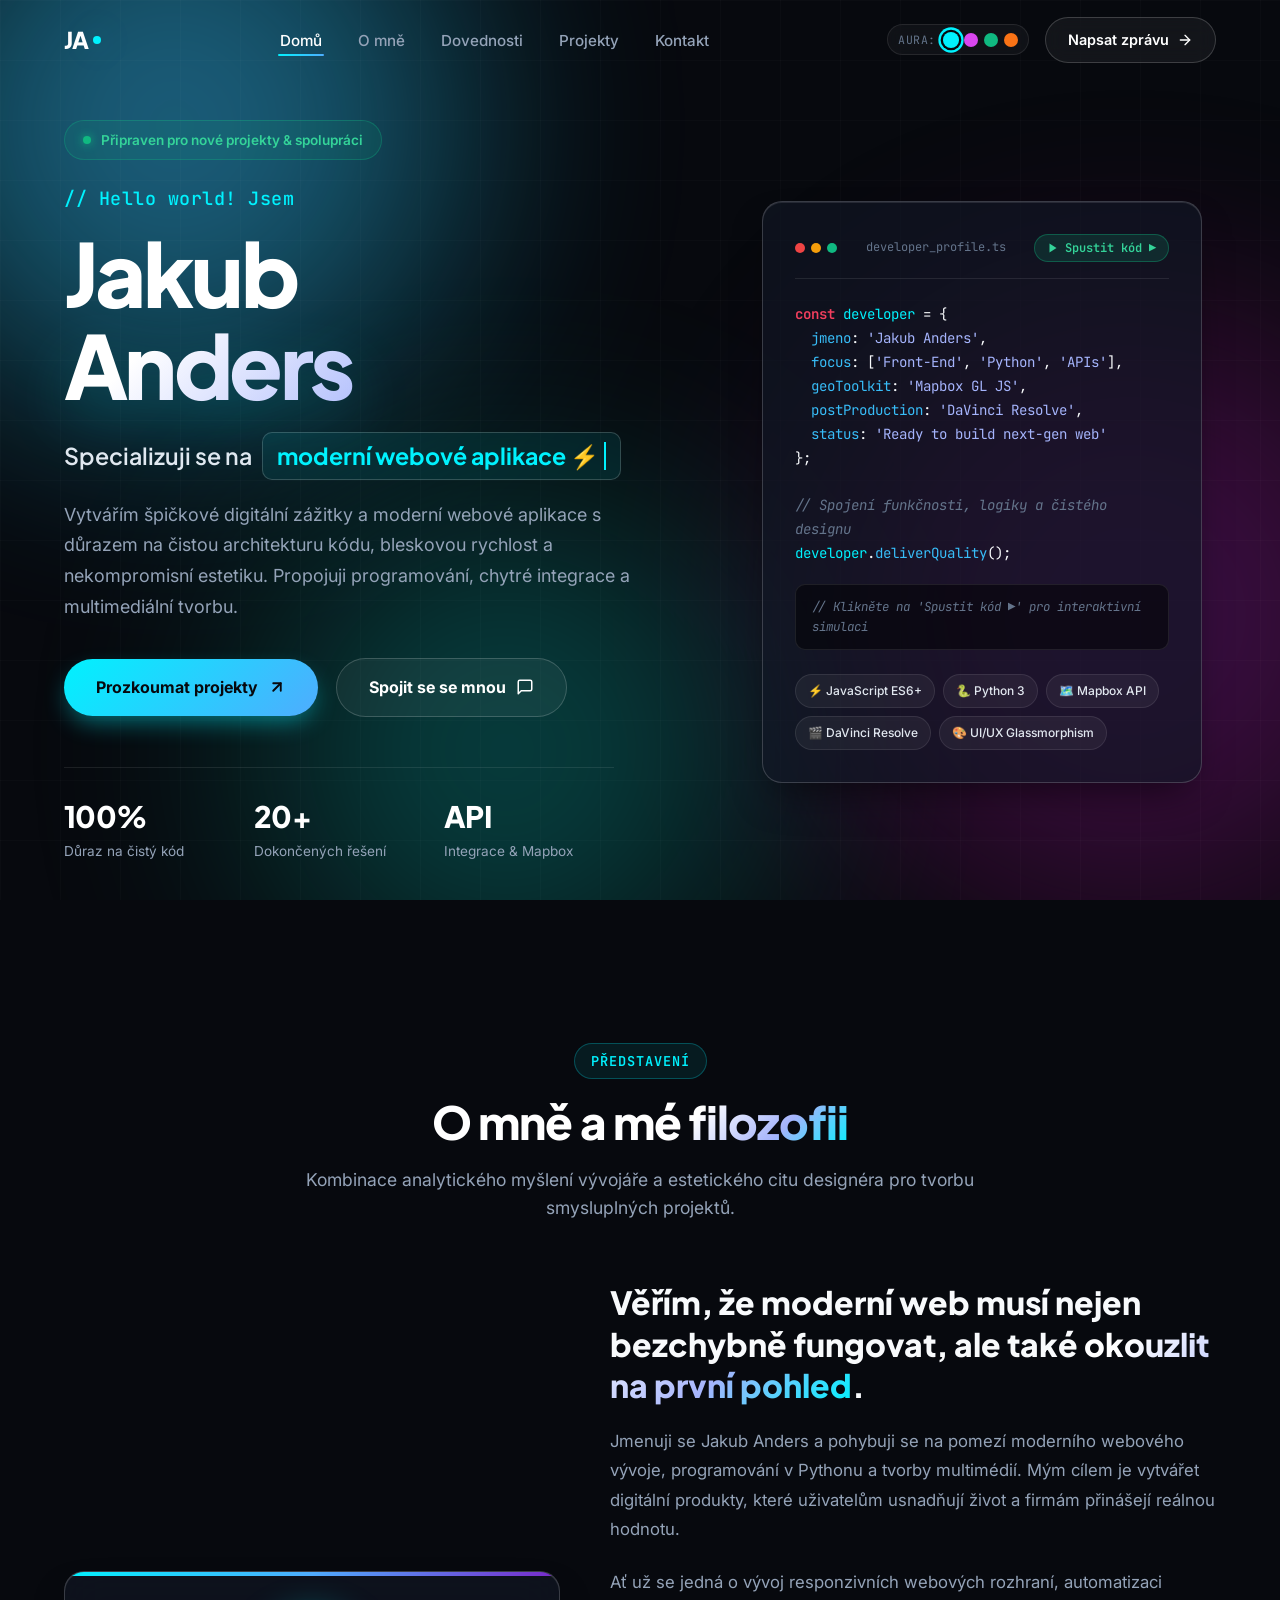
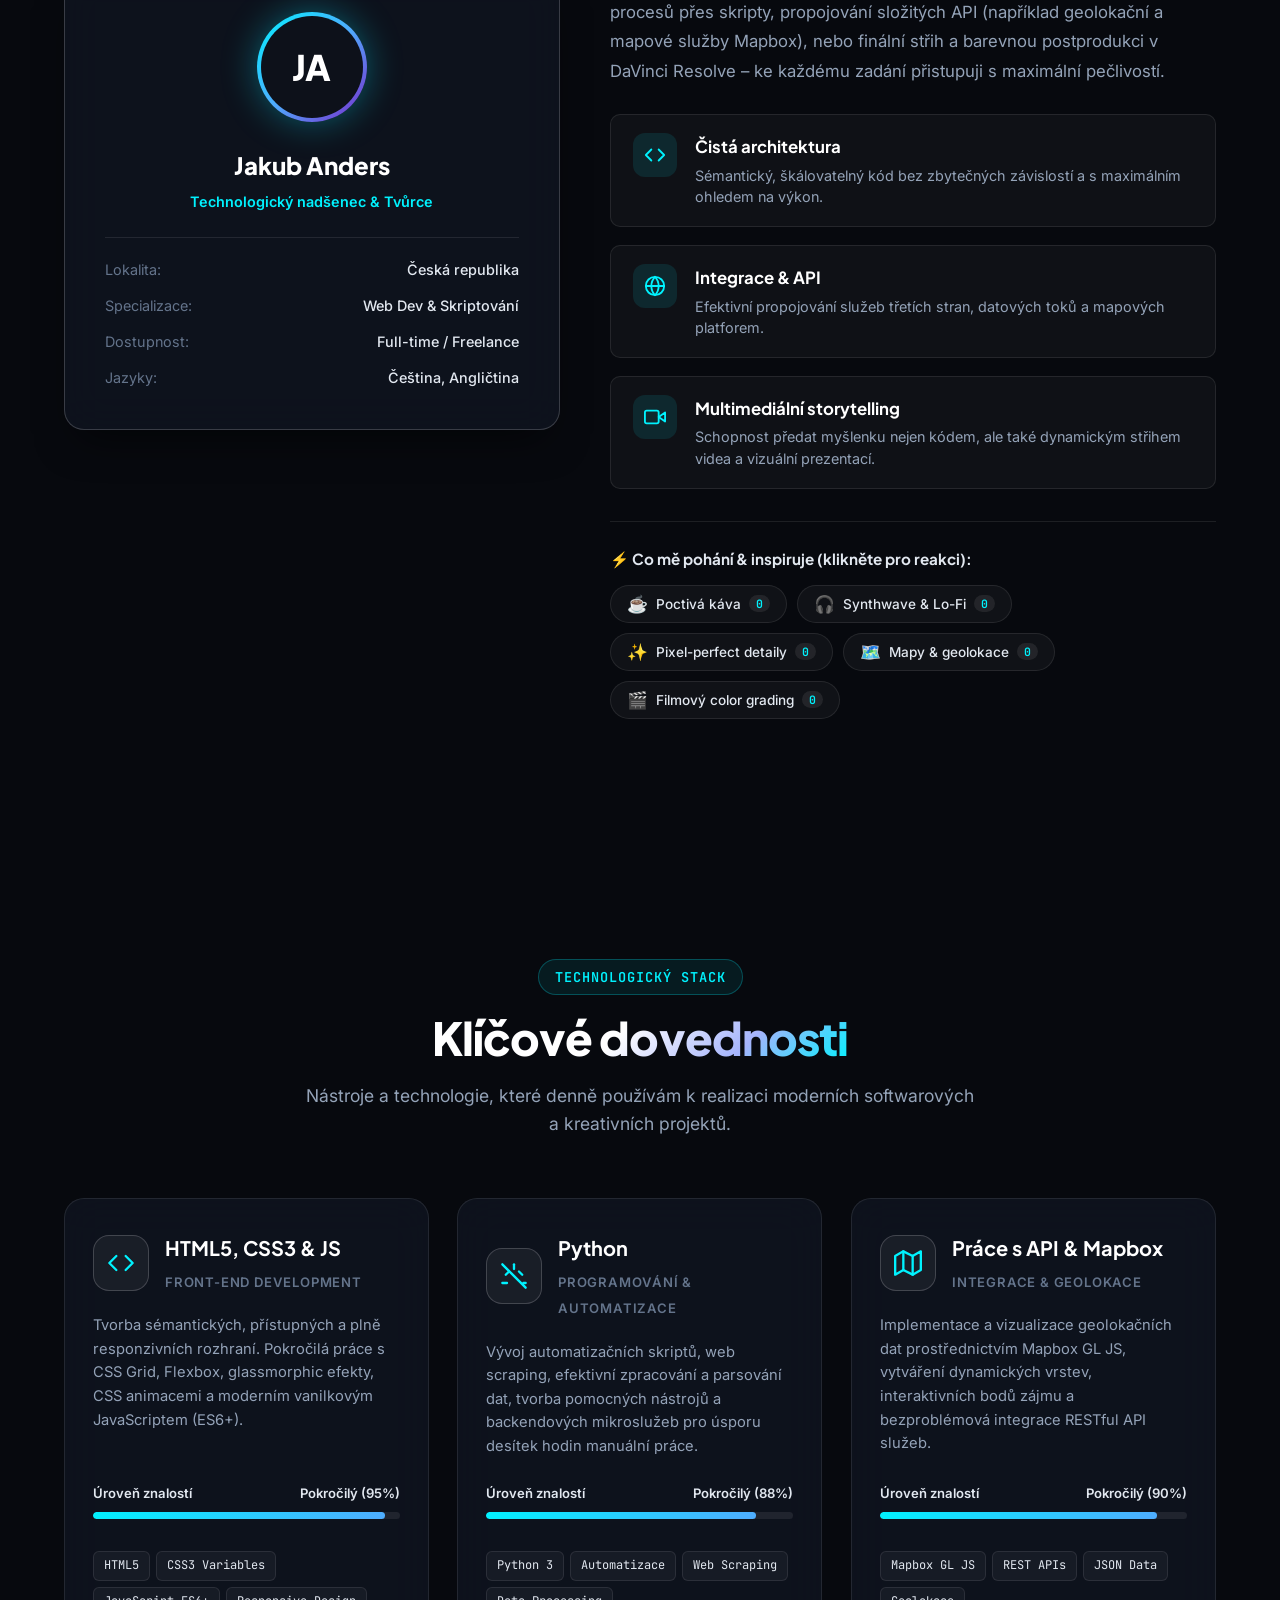
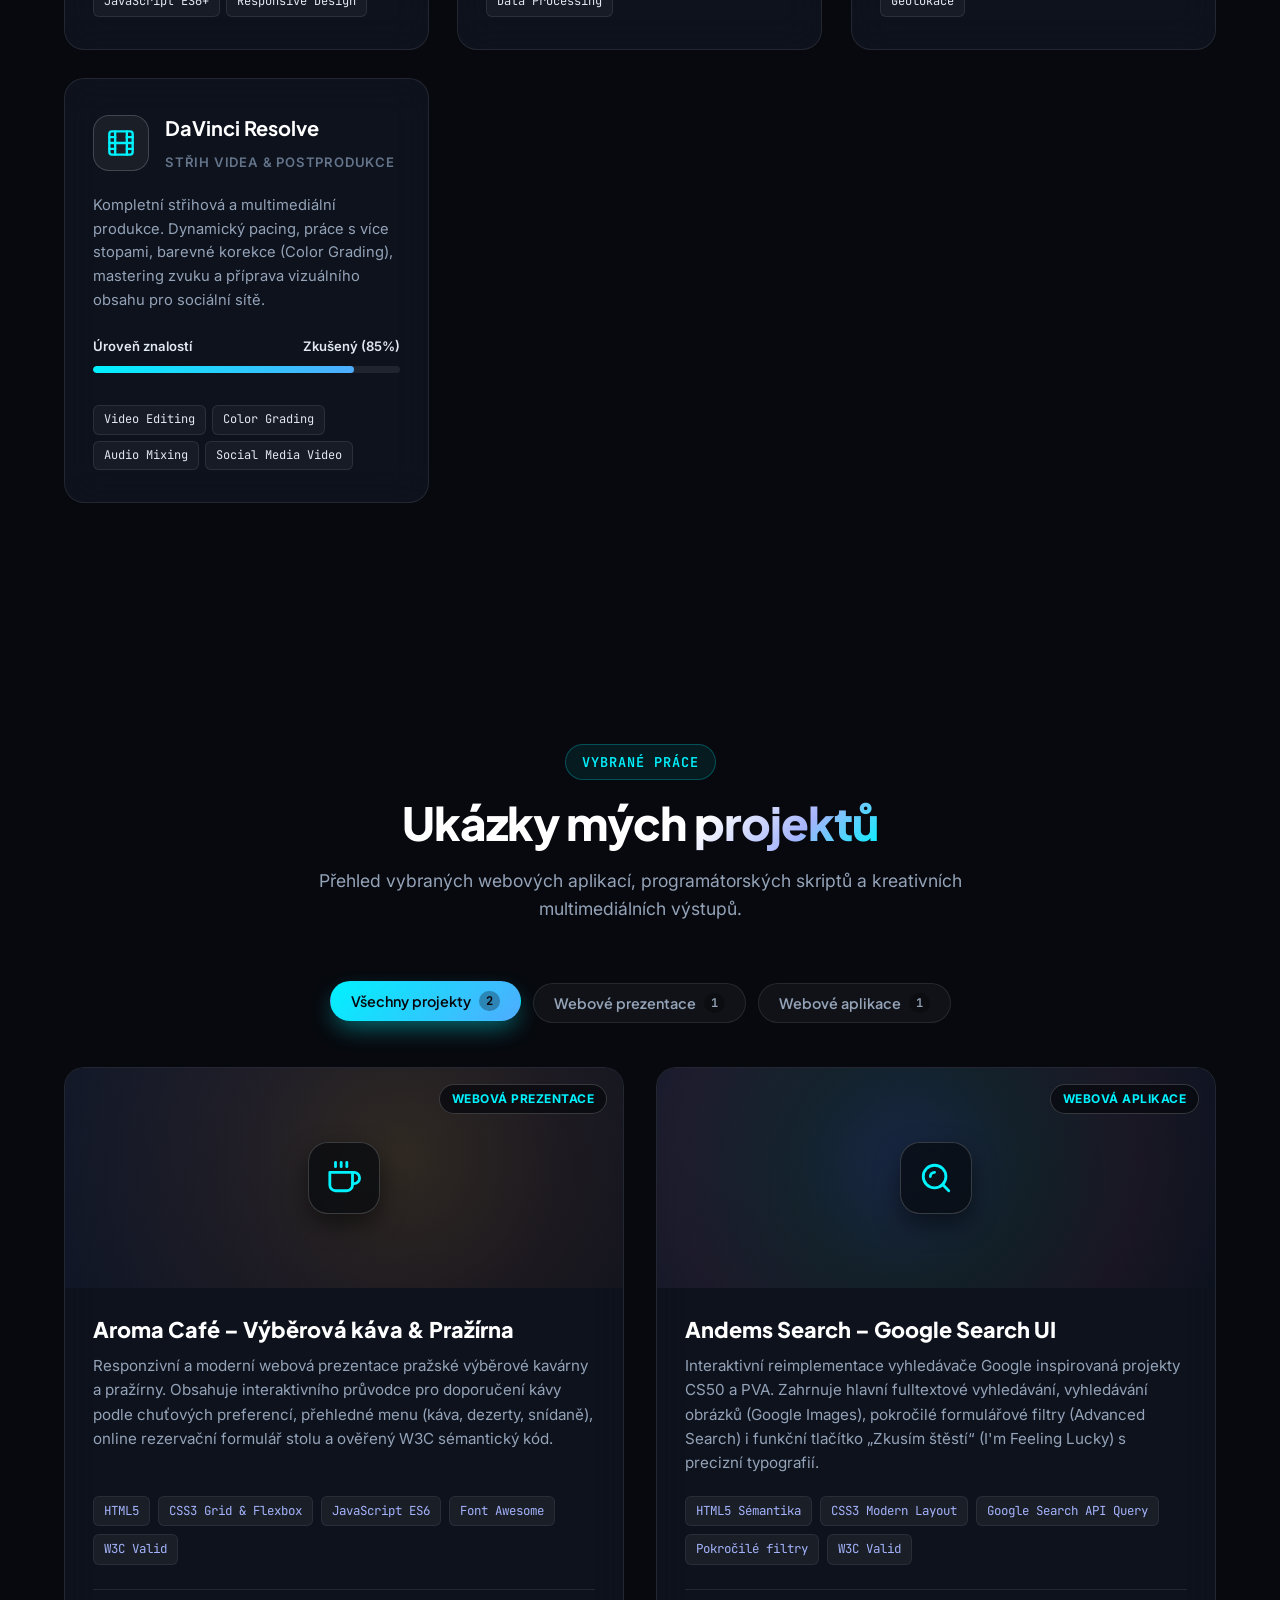
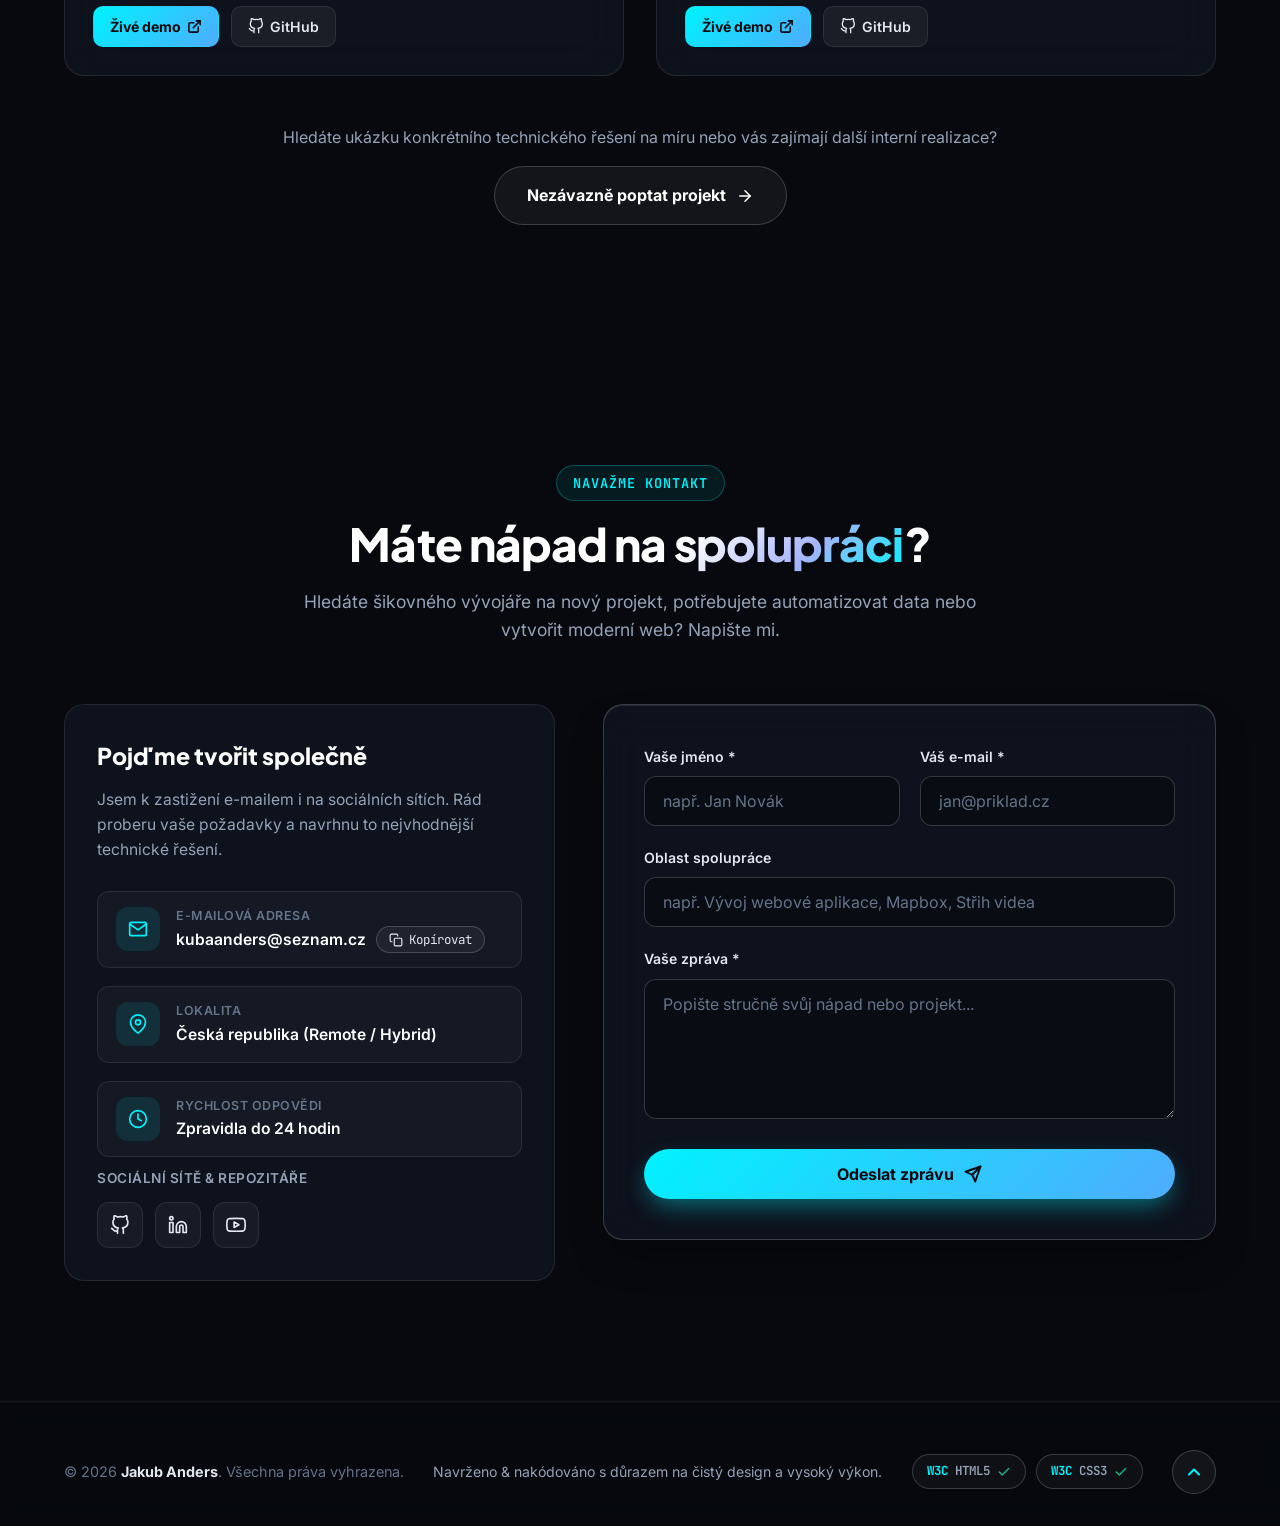
<file: index.html>
<!DOCTYPE html>
<html lang="cs">
<head>
  <meta charset="UTF-8">
  <meta name="viewport" content="width=device-width, initial-scale=1.0">
  <meta name="description" content="Osobní portfolio - Jakub Anders. Senior Front-End vývojář, Python & API specialista a tvůrce multimediálního obsahu.">
  <meta name="author" content="Jakub Anders">
  <title>Jakub Anders | Front-End Vývojář &amp; UI/UX Designer</title>

  <!-- Google Fonts: Plus Jakarta Sans & Inter & JetBrains Mono -->
  <link rel="preconnect" href="https://fonts.googleapis.com">
  <link rel="preconnect" href="https://fonts.gstatic.com" crossorigin>
  <link href="https://fonts.googleapis.com/css2?family=Inter:wght@300;400;500;600;700&family=JetBrains+Mono:wght@400;500;600&family=Plus+Jakarta+Sans:wght@500;600;700;800;900&display=swap" rel="stylesheet">

  <!-- Externí kaskádové styly -->
  <link rel="stylesheet" href="style.css">
</head>
<body>

  <!-- Ambientní dynamické pozadí s neonovými koulemi (Glassmorphism WOW efekt) -->
  <div class="ambient-glow" aria-hidden="true">
    <div class="glow-orb orb-1"></div>
    <div class="glow-orb orb-2"></div>
    <div class="glow-orb orb-3"></div>
  </div>
  <div class="background-grid" aria-hidden="true"></div>

  <!-- HLAVIČKA A NAVIGACE -->
  <header class="header" id="header">
    <div class="container navbar">
      <a href="#domu" class="logo" aria-label="Jakub Anders - Domů">
        JA<span class="logo-dot"></span>
      </a>

      <!-- Hlavní navigační menu (pouze kotvy na stejné stránce) -->
      <nav aria-label="Hlavní navigace">
        <ul class="nav-links" id="navLinks">
          <li><a href="#domu" class="nav-link active">Domů</a></li>
          <li><a href="#o-mne" class="nav-link">O mně</a></li>
          <li><a href="#dovednosti" class="nav-link">Dovednosti</a></li>
          <li><a href="#projekty" class="nav-link">Projekty</a></li>
          <li><a href="#kontakt" class="nav-link">Kontakt</a></li>
        </ul>
      </nav>

      <!-- Ovládací prvky hlavičky (přepínač motivů + CTA) -->
      <div class="header-controls">
        <div class="theme-switcher-wrap" aria-label="Přepínač neonového motivu">
          <span class="theme-label-mini">Aura:</span>
          <button class="theme-dot dot-cyan active" data-theme="cyan" aria-label="Aura Cyber Cyan" title="Cyber Cyan"></button>
          <button class="theme-dot dot-violet" data-theme="violet" aria-label="Aura Neon Violet" title="Neon Violet"></button>
          <button class="theme-dot dot-emerald" data-theme="emerald" aria-label="Aura Emerald Matrix" title="Emerald Matrix"></button>
          <button class="theme-dot dot-sunset" data-theme="sunset" aria-label="Aura Sunset Ember" title="Sunset Ember"></button>
        </div>

        <a href="#kontakt" class="nav-cta-btn">
          <span>Napsat zprávu</span>
          <svg width="16" height="16" viewBox="0 0 24 24" fill="none" stroke="currentColor" stroke-width="2" stroke-linecap="round" stroke-linejoin="round" aria-hidden="true">
            <line x1="5" y1="12" x2="19" y2="12"></line>
            <polyline points="12 5 19 12 12 19"></polyline>
          </svg>
        </a>
      </div>

      <!-- Mobilní hamburger tlačítko -->
      <button class="mobile-toggle" id="mobileToggle" aria-label="Otevřít navigační menu" aria-expanded="false" aria-controls="navLinks">
        <span class="hamburger-box">
          <span class="hamburger-line"></span>
          <span class="hamburger-line"></span>
          <span class="hamburger-line"></span>
        </span>
      </button>
    </div>
  </header>

  <main>
    <!-- 1. HERO SEKCIA (DOMINANTNÍ JMÉNO JAKUB ANDERS) -->
    <section class="hero" id="domu">
      <div class="container hero-grid">
        <div class="hero-content reveal-on-scroll">
          <div class="hero-badge-wrap">
            <span class="hero-status-badge">
              <span class="status-pulsing-dot"></span>
              Připraven pro nové projekty &amp; spolupráci
            </span>
          </div>

          <p class="hero-greeting">// Hello world! Jsem</p>
          <h1 class="hero-name">
            Jakub <span>Anders</span>
          </h1>

          <div class="hero-title-tagline">
            <span class="tagline-prefix">Specializuji se na</span>
            <span class="tagline-dynamic">
              <span class="typewriter-text" id="typewriterText"></span>
              <span class="typewriter-cursor"></span>
            </span>
          </div>

          <p class="hero-description">
            Vytvářím špičkové digitální zážitky a moderní webové aplikace s důrazem na čistou architekturu kódu, bleskovou rychlost a nekompromisní estetiku. Propojuji programování, chytré integrace a multimediální tvorbu.
          </p>

          <div class="hero-actions">
            <a href="#projekty" class="btn btn-primary">
              <span>Prozkoumat projekty</span>
              <svg class="btn-icon" viewBox="0 0 24 24" fill="none" stroke="currentColor" stroke-width="2.5" stroke-linecap="round" stroke-linejoin="round" aria-hidden="true">
                <line x1="7" y1="17" x2="17" y2="7"></line>
                <polyline points="7 7 17 7 17 17"></polyline>
              </svg>
            </a>

            <a href="#kontakt" class="btn btn-secondary">
              <span>Spojit se se mnou</span>
              <svg class="btn-icon" viewBox="0 0 24 24" fill="none" stroke="currentColor" stroke-width="2" stroke-linecap="round" stroke-linejoin="round" aria-hidden="true">
                <path d="M21 15a2 2 0 0 1-2 2H7l-4 4V5a2 2 0 0 1 2-2h14a2 2 0 0 1 2 2z"></path>
              </svg>
            </a>
          </div>

          <div class="hero-metrics">
            <div class="metric-item">
              <span class="metric-number">100%</span>
              <span class="metric-label">Důraz na čistý kód</span>
            </div>
            <div class="metric-item">
              <span class="metric-number">20+</span>
              <span class="metric-label">Dokončených řešení</span>
            </div>
            <div class="metric-item">
              <span class="metric-number">API</span>
              <span class="metric-label">Integrace &amp; Mapbox</span>
            </div>
          </div>
        </div>

        <!-- Interaktivní vizuální prvek / High-tech terminal mockup -->
        <div class="hero-visual reveal-on-scroll delay-2">
          <div class="hero-interactive-card spotlight-card">
            <div class="card-top-bar">
              <div class="terminal-dots">
                <span class="terminal-dot dot-red"></span>
                <span class="terminal-dot dot-yellow"></span>
                <span class="terminal-dot dot-green"></span>
              </div>
              <span class="terminal-tag">developer_profile.ts</span>
              <button class="terminal-run-btn" id="terminalRunBtn" aria-label="Spustit interaktivní skript" title="Klikněte pro simulaci spuštění kódu">
                <svg width="12" height="12" viewBox="0 0 24 24" fill="currentColor" aria-hidden="true">
                  <polygon points="5 3 19 12 5 21 5 3"></polygon>
                </svg>
                <span id="runBtnText">Spustit kód ▶</span>
              </button>
            </div>

            <div class="code-preview">
              <span class="code-line"><span class="code-keyword">const</span> <span class="code-variable">developer</span> = {</span>
              <span class="code-line">&nbsp;&nbsp;<span class="code-property">jmeno</span>: <span class="code-string">'Jakub Anders'</span>,</span>
              <span class="code-line">&nbsp;&nbsp;<span class="code-property">focus</span>: [<span class="code-string">'Front-End'</span>, <span class="code-string">'Python'</span>, <span class="code-string">'APIs'</span>],</span>
              <span class="code-line">&nbsp;&nbsp;<span class="code-property">geoToolkit</span>: <span class="code-string">'Mapbox GL JS'</span>,</span>
              <span class="code-line">&nbsp;&nbsp;<span class="code-property">postProduction</span>: <span class="code-string">'DaVinci Resolve'</span>,</span>
              <span class="code-line">&nbsp;&nbsp;<span class="code-property">status</span>: <span class="code-string">'Ready to build next-gen web'</span></span>
              <span class="code-line">};</span>
              <br>
              <span class="code-line"><span class="code-comment">// Spojení funkčnosti, logiky a čistého designu</span></span>
              <span class="code-line"><span class="code-variable">developer</span>.<span class="code-property">deliverQuality</span>();</span>
            </div>

            <!-- Interaktivní výstup konzole po kliknutí -->
            <div class="terminal-console-output" id="terminalConsoleOutput">
              <span class="console-prompt">// Klikněte na 'Spustit kód ▶' pro interaktivní simulaci</span>
            </div>

            <div class="tech-badges-floating">
              <span class="floating-badge">⚡ JavaScript ES6+</span>
              <span class="floating-badge">🐍 Python 3</span>
              <span class="floating-badge">🗺️ Mapbox API</span>
              <span class="floating-badge">🎬 DaVinci Resolve</span>
              <span class="floating-badge">🎨 UI/UX Glassmorphism</span>
            </div>
          </div>
        </div>
      </div>
    </section>

    <!-- 2. SEKCE O MNĚ (ABOUT ME) -->
    <section class="about" id="o-mne">
      <div class="container">
        <div class="section-header reveal-on-scroll">
          <span class="section-tag">Představení</span>
          <h2 class="section-title">O mně a mé <span class="gradient-text">filozofii</span></h2>
          <p class="section-subtitle">
            Kombinace analytického myšlení vývojáře a estetického citu designéra pro tvorbu smysluplných projektů.
          </p>
        </div>

        <div class="about-grid">
          <!-- Profilová vizitka v glassmorphismu -->
          <div class="about-card spotlight-card reveal-on-scroll">
            <div class="about-avatar-wrapper">
              <div class="about-avatar">JA</div>
            </div>
            <div class="about-card-info">
              <h3 class="about-card-name">Jakub Anders</h3>
              <p class="about-card-role">Technologický nadšenec &amp; Tvůrce</p>
            </div>
            <div class="about-card-meta">
              <div class="meta-row">
                <span class="meta-label">Lokalita:</span>
                <span class="meta-value">Česká republika</span>
              </div>
              <div class="meta-row">
                <span class="meta-label">Specializace:</span>
                <span class="meta-value">Web Dev &amp; Skriptování</span>
              </div>
              <div class="meta-row">
                <span class="meta-label">Dostupnost:</span>
                <span class="meta-value">Full-time / Freelance</span>
              </div>
              <div class="meta-row">
                <span class="meta-label">Jazyky:</span>
                <span class="meta-value">Čeština, Angličtina</span>
              </div>
            </div>
          </div>

          <!-- Textový popis a 3 pilíře práce -->
          <div class="about-content reveal-on-scroll delay-1">
            <h3 class="about-content-heading">
              Věřím, že moderní web musí nejen bezchybně fungovat, ale také <span>okouzlit na první pohled</span>.
            </h3>
            <p class="about-bio">
              Jmenuji se Jakub Anders a pohybuji se na pomezí moderního webového vývoje, programování v Pythonu a tvorby multimédií. Mým cílem je vytvářet digitální produkty, které uživatelům usnadňují život a firmám přinášejí reálnou hodnotu.
            </p>
            <p class="about-bio">
              Ať už se jedná o vývoj responzivních webových rozhraní, automatizaci procesů přes skripty, propojování složitých API (například geolokační a mapové služby Mapbox), nebo finální střih a barevnou postprodukci v DaVinci Resolve – ke každému zadání přistupuji s maximální pečlivostí.
            </p>

            <div class="pillars-grid">
              <div class="pillar-item">
                <div class="pillar-icon-box">
                  <svg width="22" height="22" viewBox="0 0 24 24" fill="none" stroke="currentColor" stroke-width="2" stroke-linecap="round" stroke-linejoin="round" aria-hidden="true">
                    <polyline points="16 18 22 12 16 6"></polyline>
                    <polyline points="8 6 2 12 8 18"></polyline>
                  </svg>
                </div>
                <div>
                  <h4 class="pillar-title">Čistá architektura</h4>
                  <p class="pillar-text">Sémantický, škálovatelný kód bez zbytečných závislostí a s maximálním ohledem na výkon.</p>
                </div>
              </div>

              <div class="pillar-item">
                <div class="pillar-icon-box">
                  <svg width="22" height="22" viewBox="0 0 24 24" fill="none" stroke="currentColor" stroke-width="2" stroke-linecap="round" stroke-linejoin="round" aria-hidden="true">
                    <circle cx="12" cy="12" r="10"></circle>
                    <path d="M12 2a14.5 14.5 0 0 0 0 20 14.5 14.5 0 0 0 0-20"></path>
                    <path d="M2 12h20"></path>
                  </svg>
                </div>
                <div>
                  <h4 class="pillar-title">Integrace &amp; API</h4>
                  <p class="pillar-text">Efektivní propojování služeb třetích stran, datových toků a mapových platforem.</p>
                </div>
              </div>

              <div class="pillar-item">
                <div class="pillar-icon-box">
                  <svg width="22" height="22" viewBox="0 0 24 24" fill="none" stroke="currentColor" stroke-width="2" stroke-linecap="round" stroke-linejoin="round" aria-hidden="true">
                    <polygon points="23 7 16 12 23 17 23 7"></polygon>
                    <rect x="1" y="5" width="15" height="14" rx="2" ry="2"></rect>
                  </svg>
                </div>
                <div>
                  <h4 class="pillar-title">Multimediální storytelling</h4>
                  <p class="pillar-text">Schopnost předat myšlenku nejen kódem, ale také dynamickým střihem videa a vizuální prezentací.</p>
                </div>
              </div>
            </div>

            <!-- Interaktivní hravé badges: Co mě pohání (Charming & Fun micro-interactions) -->
            <div class="fun-passions-section">
              <h4 class="passions-title">⚡ Co mě pohání &amp; inspiruje (klikněte pro reakci):</h4>
              <div class="passions-badges">
                <button class="passion-pill" data-emoji="☕" aria-label="Reagovat: Poctivá káva">
                  <span class="passion-icon">☕</span>
                  <span>Poctivá káva</span>
                  <span class="reaction-counter">0</span>
                </button>
                <button class="passion-pill" data-emoji="🎧" aria-label="Reagovat: Synthwave a Lo-Fi">
                  <span class="passion-icon">🎧</span>
                  <span>Synthwave &amp; Lo-Fi</span>
                  <span class="reaction-counter">0</span>
                </button>
                <button class="passion-pill" data-emoji="✨" aria-label="Reagovat: Pixel-perfect detaily">
                  <span class="passion-icon">✨</span>
                  <span>Pixel-perfect detaily</span>
                  <span class="reaction-counter">0</span>
                </button>
                <button class="passion-pill" data-emoji="🗺️" aria-label="Reagovat: Mapy a geolokace">
                  <span class="passion-icon">🗺️</span>
                  <span>Mapy &amp; geolokace</span>
                  <span class="reaction-counter">0</span>
                </button>
                <button class="passion-pill" data-emoji="🎬" aria-label="Reagovat: Color grading">
                  <span class="passion-icon">🎬</span>
                  <span>Filmový color grading</span>
                  <span class="reaction-counter">0</span>
                </button>
              </div>
            </div>
          </div>
        </div>
      </div>
    </section>

    <!-- 3. SEKCE DOVEDNOSTI (SKILLS CARDS & INDICATORS) -->
    <section class="skills" id="dovednosti">
      <div class="container">
        <div class="section-header reveal-on-scroll">
          <span class="section-tag">Technologický stack</span>
          <h2 class="section-title">Klíčové <span class="gradient-text">dovednosti</span></h2>
          <p class="section-subtitle">
            Nástroje a technologie, které denně používám k realizaci moderních softwarových a kreativních projektů.
          </p>
        </div>

        <div class="skills-grid">
          <!-- Karta 1: HTML / CSS / JavaScript -->
          <div class="skill-card spotlight-card reveal-on-scroll">
            <div class="skill-card-header">
              <div class="skill-icon-wrap">
                <svg width="28" height="28" viewBox="0 0 24 24" fill="none" stroke="currentColor" stroke-width="2" stroke-linecap="round" stroke-linejoin="round" aria-hidden="true">
                  <polyline points="16 18 22 12 16 6"></polyline>
                  <polyline points="8 6 2 12 8 18"></polyline>
                </svg>
              </div>
              <div>
                <h3 class="skill-card-title">HTML5, CSS3 &amp; JS</h3>
                <span class="skill-card-category">Front-End Development</span>
              </div>
            </div>
            <p class="skill-card-description">
              Tvorba sémantických, přístupných a plně responzivních rozhraní. Pokročilá práce s CSS Grid, Flexbox, glassmorphic efekty, CSS animacemi a moderním vanilkovým JavaScriptem (ES6+).
            </p>
            <div class="skill-progress-bar-wrap">
              <div class="skill-bar-labels">
                <span>Úroveň znalostí</span>
                <span>Pokročilý (95%)</span>
              </div>
              <div class="skill-bar-track">
                <div class="skill-bar-fill skill-fill-frontend"></div>
              </div>
            </div>
            <div class="skill-tags">
              <span class="skill-pill">HTML5</span>
              <span class="skill-pill">CSS3 Variables</span>
              <span class="skill-pill">JavaScript ES6+</span>
              <span class="skill-pill">Responsive Design</span>
            </div>
          </div>

          <!-- Karta 2: Python -->
          <div class="skill-card spotlight-card reveal-on-scroll delay-1">
            <div class="skill-card-header">
              <div class="skill-icon-wrap">
                <svg width="28" height="28" viewBox="0 0 24 24" fill="none" stroke="currentColor" stroke-width="2" stroke-linecap="round" stroke-linejoin="round" aria-hidden="true">
                  <path d="M12 2v4"></path>
                  <path d="m4.93 10.93 2.83-2.83"></path>
                  <path d="M2 18h4"></path>
                  <path d="M20 18h2"></path>
                  <path d="m19.07 10.93-2.83-2.83"></path>
                  <path d="M22 22 2 2"></path>
                </svg>
              </div>
              <div>
                <h3 class="skill-card-title">Python</h3>
                <span class="skill-card-category">Programování &amp; Automatizace</span>
              </div>
            </div>
            <p class="skill-card-description">
              Vývoj automatizačních skriptů, web scraping, efektivní zpracování a parsování dat, tvorba pomocných nástrojů a backendových mikroslužeb pro úsporu desítek hodin manuální práce.
            </p>
            <div class="skill-progress-bar-wrap">
              <div class="skill-bar-labels">
                <span>Úroveň znalostí</span>
                <span>Pokročilý (88%)</span>
              </div>
              <div class="skill-bar-track">
                <div class="skill-bar-fill skill-fill-python"></div>
              </div>
            </div>
            <div class="skill-tags">
              <span class="skill-pill">Python 3</span>
              <span class="skill-pill">Automatizace</span>
              <span class="skill-pill">Web Scraping</span>
              <span class="skill-pill">Data Processing</span>
            </div>
          </div>

          <!-- Karta 3: Práce s API & Mapbox -->
          <div class="skill-card spotlight-card reveal-on-scroll delay-2">
            <div class="skill-card-header">
              <div class="skill-icon-wrap">
                <svg width="28" height="28" viewBox="0 0 24 24" fill="none" stroke="currentColor" stroke-width="2" stroke-linecap="round" stroke-linejoin="round" aria-hidden="true">
                  <polygon points="1 6 1 22 8 18 16 22 23 18 23 2 16 6 8 2 1 6"></polygon>
                  <line x1="8" y1="2" x2="8" y2="18"></line>
                  <line x1="16" y1="6" x2="16" y2="22"></line>
                </svg>
              </div>
              <div>
                <h3 class="skill-card-title">Práce s API &amp; Mapbox</h3>
                <span class="skill-card-category">Integrace &amp; Geolokace</span>
              </div>
            </div>
            <p class="skill-card-description">
              Implementace a vizualizace geolokačních dat prostřednictvím Mapbox GL JS, vytváření dynamických vrstev, interaktivních bodů zájmu a bezproblémová integrace RESTful API služeb.
            </p>
            <div class="skill-progress-bar-wrap">
              <div class="skill-bar-labels">
                <span>Úroveň znalostí</span>
                <span>Pokročilý (90%)</span>
              </div>
              <div class="skill-bar-track">
                <div class="skill-bar-fill skill-fill-api"></div>
              </div>
            </div>
            <div class="skill-tags">
              <span class="skill-pill">Mapbox GL JS</span>
              <span class="skill-pill">REST APIs</span>
              <span class="skill-pill">JSON Data</span>
              <span class="skill-pill">Geolokace</span>
            </div>
          </div>

          <!-- Karta 4: DaVinci Resolve -->
          <div class="skill-card spotlight-card reveal-on-scroll delay-3">
            <div class="skill-card-header">
              <div class="skill-icon-wrap">
                <svg width="28" height="28" viewBox="0 0 24 24" fill="none" stroke="currentColor" stroke-width="2" stroke-linecap="round" stroke-linejoin="round" aria-hidden="true">
                  <rect x="2" y="2" width="20" height="20" rx="2.18" ry="2.18"></rect>
                  <line x1="7" y1="2" x2="7" y2="22"></line>
                  <line x1="17" y1="2" x2="17" y2="22"></line>
                  <line x1="2" y1="12" x2="22" y2="12"></line>
                  <line x1="2" y1="7" x2="7" y2="7"></line>
                  <line x1="2" y1="17" x2="7" y2="17"></line>
                  <line x1="17" y1="17" x2="22" y2="17"></line>
                  <line x1="17" y1="7" x2="22" y2="7"></line>
                </svg>
              </div>
              <div>
                <h3 class="skill-card-title">DaVinci Resolve</h3>
                <span class="skill-card-category">Střih videa &amp; Postprodukce</span>
              </div>
            </div>
            <p class="skill-card-description">
              Kompletní střihová a multimediální produkce. Dynamický pacing, práce s více stopami, barevné korekce (Color Grading), mastering zvuku a příprava vizuálního obsahu pro sociální sítě.
            </p>
            <div class="skill-progress-bar-wrap">
              <div class="skill-bar-labels">
                <span>Úroveň znalostí</span>
                <span>Zkušený (85%)</span>
              </div>
              <div class="skill-bar-track">
                <div class="skill-bar-fill skill-fill-davinci"></div>
              </div>
            </div>
            <div class="skill-tags">
              <span class="skill-pill">Video Editing</span>
              <span class="skill-pill">Color Grading</span>
              <span class="skill-pill">Audio Mixing</span>
              <span class="skill-pill">Social Media Video</span>
            </div>
          </div>
        </div>
      </div>
    </section>

    <!-- 4. SEKCE PROJEKTY (PROJECTS GRID) -->
    <section class="projects" id="projekty">
      <div class="container">
        <div class="section-header reveal-on-scroll">
          <span class="section-tag">Vybrané práce</span>
          <h2 class="section-title">Ukázky mých <span class="gradient-text">projektů</span></h2>
          <p class="section-subtitle">
            Přehled vybraných webových aplikací, programátorských skriptů a kreativních multimediálních výstupů.
          </p>
        </div>

        <!-- Filtrační záložky projektů -->
        <div class="projects-filter-bar reveal-on-scroll">
          <button type="button" class="filter-tab active" data-filter="all">
            <span>Všechny projekty</span>
            <span class="tab-count">2</span>
          </button>
          <button type="button" class="filter-tab" data-filter="web">
            <span>Webové prezentace</span>
            <span class="tab-count">1</span>
          </button>
          <button type="button" class="filter-tab" data-filter="app">
            <span>Webové aplikace</span>
            <span class="tab-count">1</span>
          </button>
        </div>

        <!-- Mřížka s reálnými projekty -->
        <div class="projects-grid" id="projectsGrid">
          <!-- Karta 1: Aroma Café -->
          <article class="project-card spotlight-card reveal-on-scroll" data-category="web">
            <div class="project-banner">
              <div class="project-banner-decor" style="background: radial-gradient(circle at 60% 40%, rgba(245, 158, 11, 0.4) 0%, rgba(180, 83, 9, 0.25) 45%, #0d121f 100%);"></div>
              <span class="project-featured-badge">Webová prezentace</span>
              <div class="banner-graphic-icon" aria-hidden="true" title="Aroma Café">
                <svg width="34" height="34" viewBox="0 0 24 24" fill="none" stroke="currentColor" stroke-width="2" stroke-linecap="round" stroke-linejoin="round">
                  <path d="M18 8h1a4 4 0 0 1 0 8h-1"></path>
                  <path d="M2 8h16v9a4 4 0 0 1-4 4H6a4 4 0 0 1-4-4V8z"></path>
                  <line x1="6" y1="1" x2="6" y2="4"></line>
                  <line x1="10" y1="1" x2="10" y2="4"></line>
                  <line x1="14" y1="1" x2="14" y2="4"></line>
                </svg>
              </div>
            </div>

            <div class="project-content">
              <h3 class="project-title">Aroma Café – Výběrová káva &amp; Pražírna</h3>
              <p class="project-desc">
                Responzivní a moderní webová prezentace pražské výběrové kavárny a pražírny. Obsahuje interaktivního průvodce pro doporučení kávy podle chuťových preferencí, přehledné menu (káva, dezerty, snídaně), online rezervační formulář stolu a ověřený W3C sémantický kód.
              </p>

              <div class="project-tech-stack">
                <span class="tech-tag">HTML5</span>
                <span class="tech-tag">CSS3 Grid &amp; Flexbox</span>
                <span class="tech-tag">JavaScript ES6</span>
                <span class="tech-tag">Font Awesome</span>
                <span class="tech-tag">W3C Valid</span>
              </div>

              <div class="project-links">
                <a href="https://jakubandersandersovictreti.github.io/projekt-stranka/" target="_blank" rel="noopener noreferrer" class="project-link-btn primary-link" aria-label="Otevřít živé demo Aroma Café v novém okně">
                  <span>Živé demo</span>
                  <svg width="15" height="15" viewBox="0 0 24 24" fill="none" stroke="currentColor" stroke-width="2.5" stroke-linecap="round" stroke-linejoin="round" aria-hidden="true">
                    <path d="M18 13v6a2 2 0 0 1-2 2H5a2 2 0 0 1-2-2V8a2 2 0 0 1 2-2h6"></path>
                    <polyline points="15 3 21 3 21 9"></polyline>
                    <line x1="10" y1="14" x2="21" y2="3"></line>
                  </svg>
                </a>
                <a href="https://github.com/JakubAndersAndersovictreti/projekt-stranka" target="_blank" rel="noopener noreferrer" class="project-link-btn" aria-label="Zobrazit zdrojový kód Aroma Café na GitHubu">
                  <svg width="16" height="16" viewBox="0 0 24 24" fill="none" stroke="currentColor" stroke-width="2" stroke-linecap="round" stroke-linejoin="round" aria-hidden="true">
                    <path d="M9 19c-5 1.5-5-2.5-7-3m14 6v-3.87a3.37 3.37 0 0 0-.94-2.61c3.14-.35 6.44-1.54 6.44-7A5.44 5.44 0 0 0 20 4.77 5.07 5.07 0 0 0 19.91 1S18.73.65 16 2.48a13.38 13.38 0 0 0-7 0C6.27.65 5.09 1 5.09 1A5.07 5.07 0 0 0 5 4.77a5.44 5.44 0 0 0-1.5 3.78c0 5.42 3.3 6.61 6.44 7A3.37 3.37 0 0 0 9 18.13V22"></path>
                  </svg>
                  <span>GitHub</span>
                </a>
              </div>
            </div>
          </article>

          <!-- Karta 2: Andems Search -->
          <article class="project-card spotlight-card reveal-on-scroll delay-1" data-category="app">
            <div class="project-banner">
              <div class="project-banner-decor" style="background: radial-gradient(circle at 45% 45%, rgba(66, 133, 244, 0.4) 0%, rgba(52, 168, 83, 0.2) 35%, rgba(234, 67, 53, 0.15) 70%, #0d121f 100%);"></div>
              <span class="project-featured-badge">Webová aplikace</span>
              <div class="banner-graphic-icon" aria-hidden="true" title="Andems Search">
                <svg width="34" height="34" viewBox="0 0 24 24" fill="none" stroke="currentColor" stroke-width="2" stroke-linecap="round" stroke-linejoin="round">
                  <circle cx="11" cy="11" r="8"></circle>
                  <line x1="21" y1="21" x2="16.65" y2="16.65"></line>
                  <path d="M11 8a3 3 0 0 0-3 3"></path>
                </svg>
              </div>
            </div>

            <div class="project-content">
              <h3 class="project-title">Andems Search – Google Search UI</h3>
              <p class="project-desc">
                Interaktivní reimplementace vyhledávače Google inspirovaná projekty CS50 a PVA. Zahrnuje hlavní fulltextové vyhledávání, vyhledávání obrázků (Google Images), pokročilé formulářové filtry (Advanced Search) i funkční tlačítko „Zkusím štěstí“ (I'm Feeling Lucky) s precizní typografií.
              </p>

              <div class="project-tech-stack">
                <span class="tech-tag">HTML5 Sémantika</span>
                <span class="tech-tag">CSS3 Modern Layout</span>
                <span class="tech-tag">Google Search API Query</span>
                <span class="tech-tag">Pokročilé filtry</span>
                <span class="tech-tag">W3C Valid</span>
              </div>

              <div class="project-links">
                <a href="https://jakubandersandersovictreti.github.io/Googlesearch/" target="_blank" rel="noopener noreferrer" class="project-link-btn primary-link" aria-label="Otevřít živé demo Andems Search v novém okně">
                  <span>Živé demo</span>
                  <svg width="15" height="15" viewBox="0 0 24 24" fill="none" stroke="currentColor" stroke-width="2.5" stroke-linecap="round" stroke-linejoin="round" aria-hidden="true">
                    <path d="M18 13v6a2 2 0 0 1-2 2H5a2 2 0 0 1-2-2V8a2 2 0 0 1 2-2h6"></path>
                    <polyline points="15 3 21 3 21 9"></polyline>
                    <line x1="10" y1="14" x2="21" y2="3"></line>
                  </svg>
                </a>
                <a href="https://github.com/JakubAndersAndersovictreti/Googlesearch" target="_blank" rel="noopener noreferrer" class="project-link-btn" aria-label="Zobrazit zdrojový kód Andems Search na GitHubu">
                  <svg width="16" height="16" viewBox="0 0 24 24" fill="none" stroke="currentColor" stroke-width="2" stroke-linecap="round" stroke-linejoin="round" aria-hidden="true">
                    <path d="M9 19c-5 1.5-5-2.5-7-3m14 6v-3.87a3.37 3.37 0 0 0-.94-2.61c3.14-.35 6.44-1.54 6.44-7A5.44 5.44 0 0 0 20 4.77 5.07 5.07 0 0 0 19.91 1S18.73.65 16 2.48a13.38 13.38 0 0 0-7 0C6.27.65 5.09 1 5.09 1A5.07 5.07 0 0 0 5 4.77a5.44 5.44 0 0 0-1.5 3.78c0 5.42 3.3 6.61 6.44 7A3.37 3.37 0 0 0 9 18.13V22"></path>
                  </svg>
                  <span>GitHub</span>
                </a>
              </div>
            </div>
          </article>
        </div>

        <!-- Doplňková výzva pod projekty -->
        <div class="projects-footer-cta reveal-on-scroll delay-2" style="margin-top: 48px; text-align: center;">
          <p style="color: var(--text-muted); font-size: 1rem; margin-bottom: 16px;">
            Hledáte ukázku konkrétního technického řešení na míru nebo vás zajímají další interní realizace?
          </p>
          <a href="#kontakt" class="btn btn-secondary">
            <span>Nezávazně poptat projekt</span>
            <svg class="btn-icon" viewBox="0 0 24 24" fill="none" stroke="currentColor" stroke-width="2" stroke-linecap="round" stroke-linejoin="round" aria-hidden="true">
              <line x1="5" y1="12" x2="19" y2="12"></line>
              <polyline points="12 5 19 12 12 19"></polyline>
            </svg>
          </a>
        </div>
      </div>
    </section>

    <!-- 5. SEKCE KONTAKT (CONTACT FORM & DETAILS) -->
    <section class="contact" id="kontakt">
      <div class="container">
        <div class="section-header reveal-on-scroll">
          <span class="section-tag">Navažme kontakt</span>
          <h2 class="section-title">Máte nápad na <span class="gradient-text">spolupráci</span>?</h2>
          <p class="section-subtitle">
            Hledáte šikovného vývojáře na nový projekt, potřebujete automatizovat data nebo vytvořit moderní web? Napište mi.
          </p>
        </div>

        <div class="contact-layout">
          <!-- Levý panel: Kontaktní informace a sociální sítě -->
          <div class="contact-info-panel reveal-on-scroll">
            <div class="contact-card-box">
              <h3 class="contact-box-title">Pojďme tvořit společně</h3>
              <p class="contact-box-desc">
                Jsem k zastižení e-mailem i na sociálních sítích. Rád proberu vaše požadavky a navrhnu to nejvhodnější technické řešení.
              </p>

              <div class="contact-items-list">
                <div class="contact-item">
                  <div class="contact-item-icon">
                    <svg width="20" height="20" viewBox="0 0 24 24" fill="none" stroke="currentColor" stroke-width="2" stroke-linecap="round" stroke-linejoin="round" aria-hidden="true">
                      <path d="M4 4h16c1.1 0 2 .9 2 2v12c0 1.1-.9 2-2 2H4c-1.1 0-2-.9-2-2V6c0-1.1.9-2 2-2z"></path>
                      <polyline points="22,6 12,13 2,6"></polyline>
                    </svg>
                  </div>
                  <div class="contact-item-info">
                    <span class="contact-item-label">E-mailová adresa</span>
                    <div class="email-copy-wrap">
                      <a href="mailto:kubaanders@seznam.cz" class="contact-item-value" id="contactEmailLink">kubaanders@seznam.cz</a>
                      <button type="button" class="email-copy-btn" id="copyEmailBtn" aria-label="Zkopírovat e-mailovou adresu" title="Zkopírovat do schránky">
                        <svg class="copy-icon" width="14" height="14" viewBox="0 0 24 24" fill="none" stroke="currentColor" stroke-width="2" stroke-linecap="round" stroke-linejoin="round" aria-hidden="true">
                          <rect x="9" y="9" width="13" height="13" rx="2" ry="2"></rect>
                          <path d="M5 15H4a2 2 0 0 1-2-2V4a2 2 0 0 1 2-2h9a2 2 0 0 1 2 2v1"></path>
                        </svg>
                        <span id="copyBtnText">Kopírovat</span>
                      </button>
                    </div>
                  </div>
                </div>

                <div class="contact-item">
                  <div class="contact-item-icon">
                    <svg width="20" height="20" viewBox="0 0 24 24" fill="none" stroke="currentColor" stroke-width="2" stroke-linecap="round" stroke-linejoin="round" aria-hidden="true">
                      <path d="M21 10c0 7-9 13-9 13s-9-6-9-13a9 9 0 0 1 18 0z"></path>
                      <circle cx="12" cy="10" r="3"></circle>
                    </svg>
                  </div>
                  <div class="contact-item-info">
                    <span class="contact-item-label">Lokalita</span>
                    <span class="contact-item-value">Česká republika (Remote / Hybrid)</span>
                  </div>
                </div>

                <div class="contact-item">
                  <div class="contact-item-icon">
                    <svg width="20" height="20" viewBox="0 0 24 24" fill="none" stroke="currentColor" stroke-width="2" stroke-linecap="round" stroke-linejoin="round" aria-hidden="true">
                      <circle cx="12" cy="12" r="10"></circle>
                      <polyline points="12 6 12 12 16 14"></polyline>
                    </svg>
                  </div>
                  <div class="contact-item-info">
                    <span class="contact-item-label">Rychlost odpovědi</span>
                    <span class="contact-item-value">Zpravidla do 24 hodin</span>
                  </div>
                </div>
              </div>

              <div class="socials-wrap">
                <p class="socials-label">Sociální sítě &amp; Repozitáře</p>
                <div class="social-links">
                  <!-- GitHub -->
                  <a href="https://github.com/JakubAndersAndersovictreti" target="_blank" rel="noopener noreferrer" class="social-btn" aria-label="GitHub profil Jakuba Anderse">
                    <svg width="20" height="20" viewBox="0 0 24 24" fill="none" stroke="currentColor" stroke-width="2" stroke-linecap="round" stroke-linejoin="round" aria-hidden="true">
                      <path d="M9 19c-5 1.5-5-2.5-7-3m14 6v-3.87a3.37 3.37 0 0 0-.94-2.61c3.14-.35 6.44-1.54 6.44-7A5.44 5.44 0 0 0 20 4.77 5.07 5.07 0 0 0 19.91 1S18.73.65 16 2.48a13.38 13.38 0 0 0-7 0C6.27.65 5.09 1 5.09 1A5.07 5.07 0 0 0 5 4.77a5.44 5.44 0 0 0-1.5 3.78c0 5.42 3.3 6.61 6.44 7A3.37 3.37 0 0 0 9 18.13V22"></path>
                    </svg>
                  </a>
                  <!-- LinkedIn -->
                  <a href="#kontakt" class="social-btn" aria-label="LinkedIn profil Jakuba Anderse">
                    <svg width="20" height="20" viewBox="0 0 24 24" fill="none" stroke="currentColor" stroke-width="2" stroke-linecap="round" stroke-linejoin="round" aria-hidden="true">
                      <path d="M16 8a6 6 0 0 1 6 6v7h-4v-7a2 2 0 0 0-2-2 2 2 0 0 0-2 2v7h-4v-7a6 6 0 0 1 6-6z"></path>
                      <rect x="2" y="9" width="4" height="12"></rect>
                      <circle cx="4" cy="4" r="2"></circle>
                    </svg>
                  </a>
                  <!-- YouTube / Video -->
                  <a href="#kontakt" class="social-btn" aria-label="YouTube kanál Jakuba Anderse">
                    <svg width="20" height="20" viewBox="0 0 24 24" fill="none" stroke="currentColor" stroke-width="2" stroke-linecap="round" stroke-linejoin="round" aria-hidden="true">
                      <path d="M22.54 6.42a2.78 2.78 0 0 0-1.94-2C18.88 4 12 4 12 4s-6.88 0-8.6.46a2.78 2.78 0 0 0-1.94 2A29 29 0 0 0 1 11.75a29 29 0 0 0 .46 5.33A2.78 2.78 0 0 0 3.4 19c1.72.46 8.6.46 8.6.46s6.88 0 8.6-.46a2.78 2.78 0 0 0 1.94-2 29 29 0 0 0 .46-5.25 29 29 0 0 0-.46-5.33z"></path>
                      <polygon points="9.75 15.02 15.5 11.75 9.75 8.48 9.75 15.02"></polygon>
                    </svg>
                  </a>
                </div>
              </div>
            </div>
          </div>

          <!-- Pravý panel: Moderní kontaktní formulář (Glassmorphism) -->
          <div class="contact-form-panel reveal-on-scroll delay-1">
            <form id="portfolioContactForm" novalidate>
              <div class="form-grid">
                <div class="form-group">
                  <label for="userName" class="form-label">Vaše jméno *</label>
                  <input type="text" id="userName" name="userName" class="form-input" placeholder="např. Jan Novák" required>
                </div>

                <div class="form-group">
                  <label for="userEmail" class="form-label">Váš e-mail *</label>
                  <input type="email" id="userEmail" name="userEmail" class="form-input" placeholder="jan@priklad.cz" required>
                </div>

                <div class="form-group full-width">
                  <label for="projectType" class="form-label">Oblast spolupráce</label>
                  <input type="text" id="projectType" name="projectType" class="form-input" placeholder="např. Vývoj webové aplikace, Mapbox, Střih videa">
                </div>

                <div class="form-group full-width">
                  <label for="userMessage" class="form-label">Vaše zpráva *</label>
                  <textarea id="userMessage" name="userMessage" class="form-textarea" placeholder="Popište stručně svůj nápad nebo projekt..." required></textarea>
                </div>

                <div class="form-group full-width">
                  <button type="submit" class="btn btn-primary form-submit-btn" id="submitBtn">
                    <span>Odeslat zprávu</span>
                    <svg class="btn-icon" viewBox="0 0 24 24" fill="none" stroke="currentColor" stroke-width="2.5" stroke-linecap="round" stroke-linejoin="round" aria-hidden="true">
                      <line x1="22" y1="2" x2="11" y2="13"></line>
                      <polygon points="22 2 15 22 11 13 2 9 22 2"></polygon>
                    </svg>
                  </button>
                  <div class="form-status-msg" id="formStatus" role="status"></div>
                </div>
              </div>
            </form>
          </div>
        </div>
      </div>
    </section>
  </main>

  <!-- PATIČKA (FOOTER) -->
  <footer class="footer">
    <div class="container footer-inner">
      <div class="footer-copy">
        &copy; 2026 <strong>Jakub Anders</strong>. Všechna práva vyhrazena.
      </div>
      <div class="footer-tagline">
        Navrženo &amp; nakódováno s důrazem na čistý design a vysoký výkon.
      </div>
      <!-- Ověření správnosti kódu přes W3C Validator -->
      <div class="footer-validators">
        <a href="https://validator.w3.org/check?uri=referer" target="_blank" rel="noopener noreferrer" class="validator-badge" id="w3cHtmlBadge" title="Ověřit validitu HTML5 přes W3C Validator">
          <span class="validator-icon">W3C</span>
          <span class="validator-label">HTML5</span>
          <svg class="validator-check-icon" width="14" height="14" viewBox="0 0 24 24" fill="none" stroke="currentColor" stroke-width="2.5" stroke-linecap="round" stroke-linejoin="round" aria-hidden="true">
            <polyline points="20 6 9 17 4 12"></polyline>
          </svg>
        </a>
        <a href="https://jigsaw.w3.org/css-validator/check/referer" target="_blank" rel="noopener noreferrer" class="validator-badge" id="w3cCssBadge" title="Ověřit validitu CSS3 přes W3C CSS Validator">
          <span class="validator-icon">W3C</span>
          <span class="validator-label">CSS3</span>
          <svg class="validator-check-icon" width="14" height="14" viewBox="0 0 24 24" fill="none" stroke="currentColor" stroke-width="2.5" stroke-linecap="round" stroke-linejoin="round" aria-hidden="true">
            <polyline points="20 6 9 17 4 12"></polyline>
          </svg>
        </a>
      </div>
      <a href="#domu" class="back-to-top-btn" aria-label="Zpět nahoru na začátek stránky">
        <svg width="20" height="20" viewBox="0 0 24 24" fill="none" stroke="currentColor" stroke-width="2.5" stroke-linecap="round" stroke-linejoin="round" aria-hidden="true">
          <polyline points="18 15 12 9 6 15"></polyline>
        </svg>
      </a>
    </div>
  </footer>

  <!-- Interaktivní vanilla JavaScript -->
  <script src="script.js"></script>
</body>
</html>
</file>
<file: style.css>
/* ==========================================================================
   PORTFOLIO - JAKUB ANDERS | MODERN DARK GLASSMORPHISM STYLESHEET
   Autor: Senior Front-End Vývojář & UI/UX Designer
   ========================================================================== */

/* --- 1. CSS PROMĚNNÉ & DESIGN SYSTÉM --- */
:root {
  /* Barevná paleta - Temný podklad & Neonové/Gradientové akcenty */
  --bg-primary: #07090e;
  --bg-secondary: #0d111a;
  --bg-surface: rgba(18, 24, 38, 0.65);
  --bg-surface-hover: rgba(26, 34, 52, 0.85);
  --bg-glass-card: rgba(255, 255, 255, 0.035);
  --bg-glass-card-hover: rgba(255, 255, 255, 0.07);

  /* Neonové & gradientové odstíny */
  --accent-cyan: #00f2fe;
  --accent-indigo: #4facfe;
  --accent-violet: #8a2be2;
  --accent-purple: #7928ca;
  --accent-emerald: #10b981;
  --accent-amber: #f59e0b;

  /* Gradienty */
  --gradient-primary: linear-gradient(135deg, #00f2fe 0%, #4facfe 50%, #7928ca 100%);
  --gradient-text: linear-gradient(135deg, #ffffff 15%, #a5b4fc 60%, #00f2fe 100%);
  --gradient-glow: radial-gradient(circle, rgba(79, 172, 254, 0.18) 0%, rgba(121, 40, 202, 0.08) 45%, transparent 70%);
  --gradient-button: linear-gradient(135deg, #00f2fe 0%, #4facfe 100%);
  --gradient-card-border: linear-gradient(135deg, rgba(255, 255, 255, 0.18) 0%, rgba(255, 255, 255, 0.04) 50%, rgba(0, 242, 254, 0.25) 100%);

  /* Typografie */
  --font-heading: 'Plus Jakarta Sans', -apple-system, BlinkMacSystemFont, 'Segoe UI', Roboto, sans-serif;
  --font-body: 'Inter', -apple-system, BlinkMacSystemFont, 'Segoe UI', Roboto, sans-serif;
  --font-mono: 'JetBrains Mono', 'Fira Code', monospace;

  /* Textové barvy */
  --text-main: #f8fafc;
  --text-muted: #94a3b8;
  --text-dim: #64748b;
  --text-light: #e2e8f0;

  /* Rámečky & Glassmorphism */
  --border-glass: rgba(255, 255, 255, 0.09);
  --border-glass-bright: rgba(255, 255, 255, 0.18);
  --border-neon: rgba(0, 242, 254, 0.4);
  --blur-amount: 20px;
  --card-radius: 20px;
  --radius-sm: 10px;
  --radius-pill: 9999px;

  /* Stíny a záře */
  --shadow-subtle: 0 10px 30px -10px rgba(0, 0, 0, 0.5);
  --shadow-glass: 0 20px 40px -15px rgba(0, 0, 0, 0.6), inset 0 1px 0 0 rgba(255, 255, 255, 0.1);
  --glow-cyan: 0 0 35px rgba(0, 242, 254, 0.35);
  --glow-button: 0 10px 25px -5px rgba(0, 242, 254, 0.45);

  /* Tranzice */
  --transition-fast: 0.2s cubic-bezier(0.16, 1, 0.3, 1);
  --transition-smooth: 0.4s cubic-bezier(0.16, 1, 0.3, 1);
  --transition-bounce: 0.5s cubic-bezier(0.34, 1.56, 0.64, 1);

  /* Odsazení a layout */
  --nav-height: 80px;
  --container-max-width: 1200px;
  --section-padding: 120px 24px;
}

/* --- BAREVNÁ TÉMATA (PŘEPÍNAČ AURY / NÁLADY) --- */
[data-theme="violet"] {
  --accent-cyan: #e879f9;
  --accent-indigo: #a855f7;
  --accent-purple: #ec4899;
  --gradient-primary: linear-gradient(135deg, #e879f9 0%, #a855f7 50%, #ec4899 100%);
  --gradient-button: linear-gradient(135deg, #e879f9 0%, #a855f7 100%);
  --gradient-text: linear-gradient(135deg, #ffffff 15%, #f472b6 60%, #c084fc 100%);
  --glow-cyan: 0 0 35px rgba(232, 121, 249, 0.4);
  --glow-button: 0 10px 25px -5px rgba(232, 121, 249, 0.45);
  --border-neon: rgba(232, 121, 249, 0.4);
}

[data-theme="emerald"] {
  --accent-cyan: #34d399;
  --accent-indigo: #10b981;
  --accent-purple: #06b6d4;
  --gradient-primary: linear-gradient(135deg, #34d399 0%, #10b981 50%, #06b6d4 100%);
  --gradient-button: linear-gradient(135deg, #34d399 0%, #059669 100%);
  --gradient-text: linear-gradient(135deg, #ffffff 15%, #a7f3d0 60%, #34d399 100%);
  --glow-cyan: 0 0 35px rgba(52, 211, 153, 0.4);
  --glow-button: 0 10px 25px -5px rgba(52, 211, 153, 0.45);
  --border-neon: rgba(52, 211, 153, 0.4);
}

[data-theme="sunset"] {
  --accent-cyan: #fb923c;
  --accent-indigo: #f43f5e;
  --accent-purple: #f59e0b;
  --gradient-primary: linear-gradient(135deg, #fb923c 0%, #f43f5e 50%, #fbbf24 100%);
  --gradient-button: linear-gradient(135deg, #fb923c 0%, #f43f5e 100%);
  --gradient-text: linear-gradient(135deg, #ffffff 15%, #fed7aa 60%, #fb923c 100%);
  --glow-cyan: 0 0 35px rgba(251, 146, 60, 0.4);
  --glow-button: 0 10px 25px -5px rgba(251, 146, 60, 0.45);
  --border-neon: rgba(251, 146, 60, 0.4);
}

/* --- 2. RESET A ZÁKLADNÍ NASTAVENÍ --- */
*, *::before, *::after {
  box-sizing: border-box;
  margin: 0;
  padding: 0;
}

html {
  scroll-behavior: smooth;
  scroll-padding-top: calc(var(--nav-height) + 20px);
  font-size: 16px;
  color-scheme: dark;
}

body {
  background-color: var(--bg-primary);
  color: var(--text-main);
  font-family: var(--font-body);
  line-height: 1.65;
  overflow-x: hidden;
  position: relative;
  min-height: 100vh;
  -webkit-font-smoothing: antialiased;
  -moz-osx-font-smoothing: grayscale;
}

/* Výběr textu */
::selection {
  background: rgba(0, 242, 254, 0.3);
  color: #ffffff;
}

/* Scrollbar styl */
::-webkit-scrollbar {
  width: 9px;
}
::-webkit-scrollbar-track {
  background: var(--bg-primary);
}
::-webkit-scrollbar-thumb {
  background: rgba(255, 255, 255, 0.15);
  border-radius: 10px;
}
::-webkit-scrollbar-thumb:hover {
  background: var(--accent-indigo);
}

a {
  color: inherit;
  text-decoration: none;
  transition: color var(--transition-fast);
}

ul {
  list-style: none;
}

img, svg {
  display: block;
  max-width: 100%;
}

button, input, textarea {
  font-family: inherit;
  font-size: inherit;
}

/* --- 3. AMBIENTNÍ SVĚTLA NA POZADÍ (WOW EFEKT) --- */
.ambient-glow {
  position: fixed;
  top: 0;
  left: 0;
  width: 100%;
  height: 100%;
  pointer-events: none;
  z-index: 0;
  overflow: hidden;
}

.glow-orb {
  position: absolute;
  border-radius: 50%;
  filter: blur(120px);
  opacity: 0.45;
  animation: floatOrb 22s ease-in-out infinite alternate;
}

.orb-1 {
  width: 550px;
  height: 550px;
  top: -150px;
  left: -100px;
  background: radial-gradient(circle, #4facfe, #00f2fe);
}

.orb-2 {
  width: 600px;
  height: 600px;
  top: 35%;
  right: -150px;
  background: radial-gradient(circle, #7928ca, #ff0080);
  opacity: 0.3;
  animation-duration: 28s;
  animation-delay: -5s;
}

.orb-3 {
  width: 500px;
  height: 500px;
  bottom: -100px;
  left: 20%;
  background: radial-gradient(circle, #00f2fe, #10b981);
  opacity: 0.25;
  animation-duration: 25s;
  animation-delay: -10s;
}

/* Jemná mřížka na pozadí pro cyber/tech hloubku */
.background-grid {
  position: fixed;
  top: 0;
  left: 0;
  width: 100%;
  height: 100%;
  background-image: 
    linear-gradient(rgba(255, 255, 255, 0.02) 1px, transparent 1px),
    linear-gradient(90deg, rgba(255, 255, 255, 0.02) 1px, transparent 1px);
  background-size: 60px 60px;
  pointer-events: none;
  z-index: 1;
}

/* --- 4. ZÁKLADNÍ ROZVRŽENÍ & KONTEJNER --- */
.container {
  width: 100%;
  max-width: var(--container-max-width);
  margin: 0 auto;
  padding: 0 24px;
  position: relative;
  z-index: 2;
}

section {
  padding: var(--section-padding);
  position: relative;
  z-index: 2;
}

/* Nadpisy sekcí */
.section-header {
  text-align: center;
  max-width: 680px;
  margin: 0 auto 60px auto;
}

.section-tag {
  display: inline-flex;
  align-items: center;
  gap: 8px;
  padding: 6px 16px;
  background: rgba(0, 242, 254, 0.08);
  border: 1px solid rgba(0, 242, 254, 0.25);
  border-radius: var(--radius-pill);
  font-family: var(--font-mono);
  font-size: 0.85rem;
  font-weight: 600;
  color: var(--accent-cyan);
  text-transform: uppercase;
  letter-spacing: 1px;
  margin-bottom: 16px;
}

.section-title {
  font-family: var(--font-heading);
  font-size: clamp(2rem, 4vw, 2.85rem);
  font-weight: 800;
  line-height: 1.2;
  margin-bottom: 16px;
  color: #ffffff;
  letter-spacing: -0.02em;
}

.section-title .gradient-text {
  background: var(--gradient-text);
  -webkit-background-clip: text;
  -webkit-text-fill-color: transparent;
}

.section-subtitle {
  color: var(--text-muted);
  font-size: 1.1rem;
  line-height: 1.6;
}

/* --- 5. NAVIGACE & HLAVIČKA (GLASSMORPHISM) --- */
.header {
  position: fixed;
  top: 0;
  left: 0;
  width: 100%;
  height: var(--nav-height);
  z-index: 1000;
  transition: all var(--transition-smooth);
}

.header.scrolled {
  background: rgba(7, 9, 14, 0.75);
  backdrop-filter: blur(var(--blur-amount));
  -webkit-backdrop-filter: blur(var(--blur-amount));
  border-bottom: 1px solid var(--border-glass);
  box-shadow: 0 10px 30px rgba(0, 0, 0, 0.35);
  height: 70px;
}

.navbar {
  display: flex;
  align-items: center;
  justify-content: space-between;
  height: 100%;
}

.logo {
  font-family: var(--font-heading);
  font-size: 1.45rem;
  font-weight: 800;
  letter-spacing: -0.03em;
  color: #ffffff;
  display: flex;
  align-items: center;
  gap: 4px;
}

.logo-dot {
  width: 8px;
  height: 8px;
  background: var(--accent-cyan);
  border-radius: 50%;
  box-shadow: var(--glow-cyan);
  animation: pulseDot 2s infinite ease-in-out;
}

.nav-links {
  display: flex;
  align-items: center;
  gap: 32px;
}

.nav-link {
  font-size: 0.95rem;
  font-weight: 500;
  color: var(--text-muted);
  position: relative;
  padding: 6px 2px;
  transition: color var(--transition-fast);
}

.nav-link::after {
  content: '';
  position: absolute;
  bottom: 0;
  left: 0;
  width: 0;
  height: 2px;
  background: var(--gradient-button);
  border-radius: 2px;
  transition: width var(--transition-smooth);
}

.nav-link:hover,
.nav-link.active {
  color: #ffffff;
}

.nav-link:hover::after,
.nav-link.active::after {
  width: 100%;
}

.header-controls {
  display: flex;
  align-items: center;
  gap: 16px;
}

.theme-switcher-wrap {
  display: flex;
  align-items: center;
  gap: 6px;
  padding: 5px 10px;
  background: rgba(255, 255, 255, 0.04);
  border: 1px solid var(--border-glass);
  border-radius: var(--radius-pill);
  backdrop-filter: blur(10px);
}

.theme-label-mini {
  font-family: var(--font-mono);
  font-size: 0.72rem;
  color: var(--text-dim);
  text-transform: uppercase;
  letter-spacing: 0.5px;
  margin-right: 2px;
}

.theme-dot {
  width: 14px;
  height: 14px;
  border-radius: 50%;
  border: none;
  cursor: pointer;
  transition: all var(--transition-fast);
  position: relative;
  outline: none;
}

.theme-dot:hover {
  transform: scale(1.3);
}

.theme-dot.active {
  box-shadow: 0 0 0 2px var(--bg-primary), 0 0 0 4px var(--accent-cyan);
  transform: scale(1.15);
}

.theme-dot.dot-cyan { background: #00f2fe; }
.theme-dot.dot-violet { background: #d946ef; }
.theme-dot.dot-emerald { background: #10b981; }
.theme-dot.dot-sunset { background: #f97316; }

.nav-cta-btn {
  display: inline-flex;
  align-items: center;
  gap: 8px;
  padding: 10px 22px;
  border-radius: var(--radius-pill);
  font-size: 0.9rem;
  font-weight: 600;
  color: #ffffff;
  background: rgba(255, 255, 255, 0.05);
  border: 1px solid var(--border-glass-bright);
  backdrop-filter: blur(10px);
  transition: all var(--transition-smooth);
}

.nav-cta-btn:hover {
  background: var(--gradient-button);
  color: #07090e;
  border-color: transparent;
  box-shadow: var(--glow-button);
  transform: translateY(-2px);
}

/* Mobilní hamburger */
.mobile-toggle {
  display: none;
  background: transparent;
  border: none;
  cursor: pointer;
  padding: 8px;
  z-index: 1002;
}

.hamburger-box {
  width: 28px;
  height: 20px;
  position: relative;
  display: flex;
  flex-direction: column;
  justify-content: space-between;
}

.hamburger-line {
  width: 100%;
  height: 2px;
  background: #ffffff;
  border-radius: 2px;
  transition: all var(--transition-smooth);
}

/* Hamburger aktivní stav */
.mobile-toggle.active .hamburger-line:nth-child(1) {
  transform: translateY(9px) rotate(45deg);
  background: var(--accent-cyan);
}
.mobile-toggle.active .hamburger-line:nth-child(2) {
  opacity: 0;
  transform: translateX(-10px);
}
.mobile-toggle.active .hamburger-line:nth-child(3) {
  transform: translateY(-9px) rotate(-45deg);
  background: var(--accent-cyan);
}

/* --- 6. HERO SEKCIA (DOMINANTNÍ JMÉNO JAKUB ANDERS) --- */
.hero {
  min-height: 100vh;
  display: flex;
  align-items: center;
  padding-top: calc(var(--nav-height) + 40px);
  padding-bottom: 60px;
  position: relative;
}

.hero-grid {
  display: grid;
  grid-template-columns: 1.15fr 0.85fr;
  align-items: center;
  gap: 50px;
}

.hero-badge-wrap {
  margin-bottom: 24px;
}

.hero-status-badge {
  display: inline-flex;
  align-items: center;
  gap: 10px;
  padding: 8px 18px;
  background: rgba(16, 185, 129, 0.1);
  border: 1px solid rgba(16, 185, 129, 0.3);
  border-radius: var(--radius-pill);
  font-size: 0.85rem;
  font-weight: 600;
  color: #34d399;
  backdrop-filter: blur(12px);
}

.status-pulsing-dot {
  width: 8px;
  height: 8px;
  background: #10b981;
  border-radius: 50%;
  box-shadow: 0 0 10px #10b981;
  animation: pulseDot 1.8s infinite;
}

.hero-greeting {
  font-family: var(--font-mono);
  font-size: 1.15rem;
  color: var(--accent-cyan);
  font-weight: 500;
  margin-bottom: 12px;
  letter-spacing: 0.5px;
}

/* Dominantní jméno */
.hero-name {
  font-family: var(--font-heading);
  font-size: clamp(3rem, 7vw, 5.5rem);
  font-weight: 900;
  line-height: 1.05;
  letter-spacing: -0.04em;
  margin-bottom: 20px;
  color: #ffffff;
}

.hero-name span {
  display: block;
  background: var(--gradient-text);
  -webkit-background-clip: text;
  -webkit-text-fill-color: transparent;
  filter: drop-shadow(0 20px 30px rgba(0, 242, 254, 0.2));
}

.hero-title-tagline {
  font-family: var(--font-heading);
  font-size: clamp(1.15rem, 2vw, 1.45rem);
  font-weight: 600;
  color: var(--text-light);
  margin-bottom: 20px;
  display: flex;
  flex-wrap: wrap;
  gap: 10px;
  align-items: center;
  min-height: 44px;
}

.tagline-dynamic {
  display: inline-flex;
  align-items: center;
  gap: 3px;
  color: var(--accent-cyan);
  background: rgba(0, 242, 254, 0.08);
  padding: 4px 14px;
  border-radius: var(--radius-sm);
  border: 1px solid var(--border-glass-bright);
}

.typewriter-text {
  font-weight: 700;
  color: var(--accent-cyan);
}

.typewriter-cursor {
  display: inline-block;
  width: 2px;
  height: 1.2em;
  background-color: var(--accent-cyan);
  margin-left: 2px;
  animation: blinkCursor 0.9s infinite;
  vertical-align: middle;
}

@keyframes blinkCursor {
  0%, 100% { opacity: 1; }
  50% { opacity: 0; }
}

.hero-description {
  font-size: 1.125rem;
  color: var(--text-muted);
  line-height: 1.7;
  max-width: 580px;
  margin-bottom: 36px;
}

.hero-actions {
  display: flex;
  align-items: center;
  flex-wrap: wrap;
  gap: 18px;
  margin-bottom: 50px;
}

/* Tlačítka */
.btn {
  display: inline-flex;
  align-items: center;
  justify-content: center;
  gap: 10px;
  padding: 15px 32px;
  font-weight: 700;
  font-size: 1rem;
  border-radius: var(--radius-pill);
  cursor: pointer;
  transition: all var(--transition-smooth);
  position: relative;
  overflow: hidden;
  border: none;
}

.btn-primary {
  background: var(--gradient-button);
  color: #07090e;
  box-shadow: var(--glow-button);
}

.btn-primary:hover {
  transform: translateY(-3px) scale(1.02);
  box-shadow: 0 15px 35px -5px rgba(0, 242, 254, 0.6);
}

.btn-secondary {
  background: rgba(255, 255, 255, 0.05);
  color: #ffffff;
  border: 1px solid var(--border-glass-bright);
  backdrop-filter: blur(15px);
}

.btn-secondary:hover {
  background: rgba(255, 255, 255, 0.12);
  border-color: rgba(255, 255, 255, 0.35);
  transform: translateY(-3px);
  color: #ffffff;
}

.btn-icon {
  width: 18px;
  height: 18px;
  transition: transform var(--transition-smooth);
}

.btn:hover .btn-icon {
  transform: translateX(4px);
}

/* Metriky v Hero */
.hero-metrics {
  display: grid;
  grid-template-columns: repeat(3, 1fr);
  gap: 20px;
  padding-top: 24px;
  border-top: 1px solid var(--border-glass);
  max-width: 550px;
}

.metric-item {
  display: flex;
  flex-direction: column;
}

.metric-number {
  font-family: var(--font-heading);
  font-size: 1.85rem;
  font-weight: 800;
  color: #ffffff;
  letter-spacing: -0.02em;
}

.metric-label {
  font-size: 0.85rem;
  color: var(--text-muted);
}

/* Pravá interaktivní vizuální karta v Hero */
.hero-visual {
  position: relative;
  display: flex;
  justify-content: center;
  align-items: center;
}

.hero-interactive-card {
  width: 100%;
  max-width: 440px;
  background: var(--bg-surface);
  border: 1px solid var(--border-glass-bright);
  border-radius: var(--card-radius);
  padding: 32px;
  backdrop-filter: blur(var(--blur-amount));
  -webkit-backdrop-filter: blur(var(--blur-amount));
  box-shadow: var(--shadow-glass);
  position: relative;
  overflow: hidden;
  animation: floatCard 6s ease-in-out infinite;
}

.card-top-bar {
  display: flex;
  align-items: center;
  justify-content: space-between;
  margin-bottom: 24px;
  padding-bottom: 16px;
  border-bottom: 1px solid var(--border-glass);
}

.terminal-dots {
  display: flex;
  gap: 6px;
}

.terminal-dot {
  width: 10px;
  height: 10px;
  border-radius: 50%;
}
.dot-red { background: #ef4444; }
.dot-yellow { background: #f59e0b; }
.dot-green { background: #10b981; }

.terminal-tag {
  font-family: var(--font-mono);
  font-size: 0.75rem;
  color: var(--text-dim);
}

.terminal-run-btn {
  display: inline-flex;
  align-items: center;
  gap: 6px;
  padding: 5px 12px;
  border-radius: var(--radius-pill);
  background: rgba(16, 185, 129, 0.15);
  border: 1px solid rgba(16, 185, 129, 0.35);
  color: #34d399;
  font-family: var(--font-mono);
  font-size: 0.75rem;
  font-weight: 600;
  cursor: pointer;
  transition: all var(--transition-fast);
}

.terminal-run-btn:hover {
  background: rgba(16, 185, 129, 0.28);
  border-color: #10b981;
  transform: scale(1.04);
  box-shadow: 0 0 15px rgba(16, 185, 129, 0.4);
}

.terminal-run-btn.running {
  background: rgba(0, 242, 254, 0.2);
  border-color: var(--accent-cyan);
  color: var(--accent-cyan);
}

.terminal-console-output {
  margin-top: 18px;
  padding: 12px 16px;
  background: rgba(0, 0, 0, 0.5);
  border: 1px solid var(--border-glass);
  border-radius: var(--radius-sm);
  font-family: var(--font-mono);
  font-size: 0.78rem;
  color: var(--text-dim);
  line-height: 1.6;
  min-height: 48px;
  max-height: 150px;
  overflow-y: auto;
  transition: all var(--transition-smooth);
}

.console-prompt {
  color: var(--text-dim);
  font-style: italic;
}

.console-log-row {
  color: #38bdf8;
  display: block;
  animation: fadeInLog 0.25s ease;
}

.console-log-success {
  color: #34d399;
  font-weight: 600;
  display: block;
  margin-top: 4px;
  animation: fadeInLog 0.25s ease;
}

@keyframes fadeInLog {
  from { opacity: 0; transform: translateY(4px); }
  to { opacity: 1; transform: translateY(0); }
}

.code-preview {
  font-family: var(--font-mono);
  font-size: 0.88rem;
  line-height: 1.7;
}

.code-line {
  display: block;
}

.code-keyword { color: #f43f5e; font-weight: 600; }
.code-variable { color: var(--accent-cyan); }
.code-string { color: #a5b4fc; }
.code-property { color: #38bdf8; }
.code-comment { color: var(--text-dim); font-style: italic; }

.tech-badges-floating {
  margin-top: 24px;
  display: flex;
  flex-wrap: wrap;
  gap: 8px;
}

.floating-badge {
  display: inline-flex;
  align-items: center;
  gap: 6px;
  padding: 6px 12px;
  background: rgba(255, 255, 255, 0.05);
  border: 1px solid var(--border-glass);
  border-radius: var(--radius-pill);
  font-size: 0.75rem;
  color: var(--text-light);
  font-weight: 500;
  transition: all var(--transition-fast);
}

.floating-badge:hover {
  background: rgba(0, 242, 254, 0.15);
  border-color: var(--accent-cyan);
  transform: translateY(-2px);
}

/* --- 7. SEKCE O MNĚ (ABOUT ME) --- */
.about-grid {
  display: grid;
  grid-template-columns: 0.9fr 1.1fr;
  gap: 50px;
  align-items: center;
}

.about-card {
  background: var(--bg-surface);
  border: 1px solid var(--border-glass-bright);
  border-radius: var(--card-radius);
  padding: 40px;
  backdrop-filter: blur(var(--blur-amount));
  box-shadow: var(--shadow-glass);
  position: relative;
  overflow: hidden;
}

.about-card::before {
  content: '';
  position: absolute;
  top: 0;
  left: 0;
  width: 100%;
  height: 4px;
  background: var(--gradient-primary);
}

.about-avatar-wrapper {
  width: 110px;
  height: 110px;
  margin: 0 auto 24px auto;
  border-radius: 50%;
  padding: 4px;
  background: var(--gradient-primary);
  box-shadow: var(--glow-cyan);
  display: flex;
  align-items: center;
  justify-content: center;
}

.about-avatar {
  width: 100%;
  height: 100%;
  border-radius: 50%;
  background: #0d111a;
  display: flex;
  align-items: center;
  justify-content: center;
  font-family: var(--font-heading);
  font-size: 2.2rem;
  font-weight: 900;
  color: #ffffff;
}

.about-card-info {
  text-align: center;
  margin-bottom: 24px;
}

.about-card-name {
  font-family: var(--font-heading);
  font-size: 1.5rem;
  font-weight: 800;
  color: #ffffff;
  margin-bottom: 4px;
}

.about-card-role {
  color: var(--accent-cyan);
  font-size: 0.9rem;
  font-weight: 600;
}

.about-card-meta {
  display: flex;
  flex-direction: column;
  gap: 12px;
  padding-top: 20px;
  border-top: 1px solid var(--border-glass);
  font-size: 0.9rem;
  color: var(--text-light);
}

.meta-row {
  display: flex;
  justify-content: space-between;
  align-items: center;
}

.meta-label {
  color: var(--text-dim);
}

.meta-value {
  font-weight: 500;
}

.about-content-heading {
  font-family: var(--font-heading);
  font-size: 2rem;
  font-weight: 800;
  margin-bottom: 20px;
  line-height: 1.3;
}

.about-content-heading span {
  background: var(--gradient-text);
  -webkit-background-clip: text;
  -webkit-text-fill-color: transparent;
}

.about-bio {
  color: var(--text-muted);
  font-size: 1.05rem;
  line-height: 1.75;
  margin-bottom: 24px;
}

/* 3 Pilíře práce */
.pillars-grid {
  display: grid;
  grid-template-columns: 1fr;
  gap: 18px;
  margin-top: 28px;
}

.pillar-item {
  display: flex;
  align-items: flex-start;
  gap: 18px;
  background: var(--bg-glass-card);
  border: 1px solid var(--border-glass);
  padding: 18px 22px;
  border-radius: var(--radius-sm);
  transition: all var(--transition-smooth);
}

.pillar-item:hover {
  background: var(--bg-glass-card-hover);
  border-color: rgba(0, 242, 254, 0.35);
  transform: translateX(6px);
}

.pillar-icon-box {
  width: 44px;
  height: 44px;
  border-radius: 12px;
  background: rgba(0, 242, 254, 0.1);
  display: flex;
  align-items: center;
  justify-content: center;
  color: var(--accent-cyan);
  flex-shrink: 0;
}

.pillar-title {
  font-family: var(--font-heading);
  font-size: 1.05rem;
  font-weight: 700;
  color: #ffffff;
  margin-bottom: 4px;
}

.pillar-text {
  font-size: 0.9rem;
  color: var(--text-muted);
  line-height: 1.5;
}

/* Zábavné interaktivní badge / Co mě pohání */
.fun-passions-section {
  margin-top: 32px;
  padding-top: 24px;
  border-top: 1px solid var(--border-glass);
}

.passions-title {
  font-family: var(--font-heading);
  font-size: 0.95rem;
  font-weight: 700;
  color: var(--text-light);
  margin-bottom: 14px;
  display: flex;
  align-items: center;
  gap: 8px;
}

.passions-badges {
  display: flex;
  flex-wrap: wrap;
  gap: 10px;
  position: relative;
}

.passion-pill {
  display: inline-flex;
  align-items: center;
  gap: 8px;
  padding: 8px 16px;
  background: rgba(255, 255, 255, 0.04);
  border: 1px solid var(--border-glass);
  border-radius: var(--radius-pill);
  font-size: 0.85rem;
  font-weight: 500;
  color: var(--text-light);
  cursor: pointer;
  transition: all var(--transition-fast);
  position: relative;
  user-select: none;
}

.passion-pill:hover {
  background: rgba(0, 242, 254, 0.12);
  border-color: var(--accent-cyan);
  color: #ffffff;
  transform: translateY(-3px) scale(1.02);
}

.passion-pill:active {
  transform: scale(0.96);
}

.passion-icon {
  font-size: 1.05rem;
}

.reaction-counter {
  font-family: var(--font-mono);
  font-size: 0.72rem;
  padding: 1px 7px;
  border-radius: var(--radius-pill);
  background: rgba(255, 255, 255, 0.08);
  color: var(--accent-cyan);
  font-weight: 600;
}

.floating-reaction-emoji {
  position: absolute;
  pointer-events: none;
  font-size: 1.4rem;
  z-index: 100;
  animation: floatUpFade 0.8s cubic-bezier(0.16, 1, 0.3, 1) forwards;
}

@keyframes floatUpFade {
  0% {
    opacity: 1;
    transform: translate(0, 0) scale(0.8);
  }
  100% {
    opacity: 0;
    transform: translate(0, -45px) scale(1.3);
  }
}

/* --- 8. SEKCE DOVEDNOSTI (SKILLS CARDS & INDICATORS) --- */
.skills-grid {
  display: grid;
  grid-template-columns: repeat(auto-fit, minmax(280px, 1fr));
  gap: 28px;
}

.skill-card {
  background: var(--bg-surface);
  border: 1px solid var(--border-glass);
  border-radius: var(--card-radius);
  padding: 32px 28px;
  backdrop-filter: blur(var(--blur-amount));
  transition: all var(--transition-smooth);
  position: relative;
  overflow: hidden;
  display: flex;
  flex-direction: column;
}

.skill-card::before {
  content: '';
  position: absolute;
  top: 0;
  left: 0;
  right: 0;
  height: 2px;
  background: var(--gradient-button);
  opacity: 0;
  transition: opacity var(--transition-smooth);
}

.skill-card:hover {
  transform: translateY(-8px);
  border-color: rgba(0, 242, 254, 0.4);
  box-shadow: 0 20px 40px -10px rgba(0, 0, 0, 0.7), 0 0 25px rgba(0, 242, 254, 0.15);
}

.skill-card:hover::before {
  opacity: 1;
}

.skill-card-header {
  display: flex;
  align-items: center;
  gap: 16px;
  margin-bottom: 20px;
}

.skill-icon-wrap {
  width: 56px;
  height: 56px;
  border-radius: 16px;
  background: rgba(255, 255, 255, 0.05);
  border: 1px solid var(--border-glass-bright);
  display: flex;
  align-items: center;
  justify-content: center;
  color: var(--accent-cyan);
  flex-shrink: 0;
  transition: all var(--transition-smooth);
}

.skill-card:hover .skill-icon-wrap {
  background: var(--gradient-button);
  color: #07090e;
  box-shadow: var(--glow-cyan);
  transform: scale(1.08) rotate(4deg);
}

.skill-card-title {
  font-family: var(--font-heading);
  font-size: 1.25rem;
  font-weight: 700;
  color: #ffffff;
  margin-bottom: 4px;
}

.skill-card-category {
  font-size: 0.82rem;
  color: var(--text-dim);
  text-transform: uppercase;
  letter-spacing: 0.8px;
  font-weight: 600;
}

.skill-card-description {
  font-size: 0.92rem;
  color: var(--text-muted);
  line-height: 1.6;
  margin-bottom: 24px;
  flex-grow: 1;
}

/* Ukazatele úrovně & Tech stack tags */
.skill-progress-bar-wrap {
  margin-bottom: 18px;
}

.skill-bar-labels {
  display: flex;
  justify-content: space-between;
  font-size: 0.82rem;
  font-weight: 600;
  color: var(--text-light);
  margin-bottom: 8px;
}

.skill-bar-track {
  width: 100%;
  height: 7px;
  background: rgba(255, 255, 255, 0.08);
  border-radius: var(--radius-pill);
  overflow: hidden;
  position: relative;
}

.skill-bar-fill {
  height: 100%;
  border-radius: var(--radius-pill);
  background: var(--gradient-button);
  position: relative;
  transition: width 1.2s cubic-bezier(0.16, 1, 0.3, 1);
}

.skill-tags {
  display: flex;
  flex-wrap: wrap;
  gap: 6px;
  margin-top: 14px;
}

.skill-pill {
  font-family: var(--font-mono);
  font-size: 0.75rem;
  padding: 4px 10px;
  border-radius: 6px;
  background: rgba(255, 255, 255, 0.04);
  color: var(--text-light);
  border: 1px solid var(--border-glass);
}

/* --- 9. SEKCE PROJEKTY (PROJECTS GRID) --- */
.projects-filter-bar {
  display: flex;
  align-items: center;
  justify-content: center;
  flex-wrap: wrap;
  gap: 12px;
  margin-bottom: 44px;
}

.filter-tab {
  display: inline-flex;
  align-items: center;
  gap: 8px;
  padding: 9px 20px;
  border-radius: var(--radius-pill);
  background: rgba(255, 255, 255, 0.04);
  border: 1px solid var(--border-glass);
  color: var(--text-muted);
  font-family: var(--font-heading);
  font-size: 0.9rem;
  font-weight: 600;
  cursor: pointer;
  transition: all var(--transition-smooth);
  user-select: none;
}

.filter-tab:hover {
  background: rgba(255, 255, 255, 0.08);
  color: #ffffff;
  border-color: var(--border-glass-bright);
}

.filter-tab.active {
  background: var(--gradient-button);
  color: #07090e;
  border-color: transparent;
  box-shadow: var(--glow-button);
  transform: translateY(-2px);
}

.tab-count {
  font-family: var(--font-mono);
  font-size: 0.75rem;
  padding: 2px 7px;
  border-radius: var(--radius-pill);
  background: rgba(0, 0, 0, 0.25);
  color: inherit;
}

.filter-tab.active .tab-count {
  background: rgba(7, 9, 14, 0.3);
  color: #07090e;
  font-weight: 700;
}

.project-card.is-hidden {
  display: none !important;
}

/* Styly pro prázdný stav / přípravu projektů */
.projects-empty-state {
  max-width: 680px;
  margin: 0 auto;
  text-align: center;
  background: var(--bg-surface);
  border: 1px solid var(--border-glass-bright);
  border-radius: var(--card-radius);
  padding: 56px 36px;
  backdrop-filter: blur(var(--blur-amount));
  box-shadow: var(--shadow-glass);
}

.empty-state-icon {
  width: 72px;
  height: 72px;
  margin: 0 auto 24px auto;
  border-radius: 20px;
  background: rgba(0, 242, 254, 0.1);
  border: 1px solid rgba(0, 242, 254, 0.25);
  display: flex;
  align-items: center;
  justify-content: center;
  color: var(--accent-cyan);
  box-shadow: 0 0 25px rgba(0, 242, 254, 0.15);
}

.empty-state-title {
  font-family: var(--font-heading);
  font-size: 1.6rem;
  font-weight: 800;
  color: #ffffff;
  margin-bottom: 12px;
}

.empty-state-text {
  font-size: 1.05rem;
  color: var(--text-muted);
  line-height: 1.7;
  margin-bottom: 28px;
}

.projects-grid {
  display: grid;
  grid-template-columns: repeat(auto-fit, minmax(360px, 1fr));
  gap: 32px;
}

.project-card {
  background: var(--bg-surface);
  border: 1px solid var(--border-glass);
  border-radius: var(--card-radius);
  overflow: hidden;
  backdrop-filter: blur(var(--blur-amount));
  display: flex;
  flex-direction: column;
  transition: all var(--transition-smooth);
  position: relative;
}

.project-card:hover {
  transform: translateY(-8px);
  border-color: rgba(79, 172, 254, 0.45);
  box-shadow: 0 25px 50px -12px rgba(0, 0, 0, 0.7), 0 0 30px rgba(79, 172, 254, 0.2);
}

/* Vizuální hlavička karty projektu (Mockup / Banner) */
.project-banner {
  height: 220px;
  position: relative;
  overflow: hidden;
  background: linear-gradient(135deg, #131b2e 0%, #0d121f 100%);
  display: flex;
  align-items: center;
  justify-content: center;
}

.project-banner-decor {
  position: absolute;
  width: 100%;
  height: 100%;
  background-size: cover;
  background-position: center;
  opacity: 0.35;
  transition: transform 0.6s cubic-bezier(0.16, 1, 0.3, 1), opacity 0.4s ease;
}

.project-card:hover .project-banner-decor {
  transform: scale(1.08);
  opacity: 0.55;
}

.banner-graphic-icon {
  position: relative;
  z-index: 2;
  width: 72px;
  height: 72px;
  border-radius: 20px;
  background: rgba(7, 9, 14, 0.7);
  border: 1px solid var(--border-glass-bright);
  backdrop-filter: blur(12px);
  display: flex;
  align-items: center;
  justify-content: center;
  color: var(--accent-cyan);
  box-shadow: 0 10px 25px rgba(0, 0, 0, 0.5);
  transition: transform var(--transition-smooth);
}

.project-card:hover .banner-graphic-icon {
  transform: scale(1.12);
  color: #ffffff;
  border-color: var(--accent-cyan);
}

.project-featured-badge {
  position: absolute;
  top: 16px;
  right: 16px;
  z-index: 3;
  padding: 4px 12px;
  border-radius: var(--radius-pill);
  font-size: 0.75rem;
  font-weight: 700;
  text-transform: uppercase;
  letter-spacing: 0.5px;
  background: rgba(7, 9, 14, 0.75);
  backdrop-filter: blur(8px);
  border: 1px solid var(--border-glass-bright);
  color: var(--accent-cyan);
}

.project-content {
  padding: 28px;
  display: flex;
  flex-direction: column;
  flex-grow: 1;
}

.project-title {
  font-family: var(--font-heading);
  font-size: 1.35rem;
  font-weight: 800;
  color: #ffffff;
  margin-bottom: 10px;
  line-height: 1.3;
}

.project-desc {
  font-size: 0.95rem;
  color: var(--text-muted);
  line-height: 1.6;
  margin-bottom: 20px;
  flex-grow: 1;
}

.project-tech-stack {
  display: flex;
  flex-wrap: wrap;
  gap: 8px;
  margin-bottom: 24px;
}

.tech-tag {
  font-family: var(--font-mono);
  font-size: 0.78rem;
  padding: 4px 10px;
  border-radius: 6px;
  background: rgba(255, 255, 255, 0.05);
  color: #a5b4fc;
  border: 1px solid rgba(255, 255, 255, 0.07);
}

.project-links {
  display: flex;
  align-items: center;
  gap: 12px;
  padding-top: 16px;
  border-top: 1px solid var(--border-glass);
}

.project-link-btn {
  display: inline-flex;
  align-items: center;
  gap: 6px;
  font-size: 0.88rem;
  font-weight: 600;
  padding: 8px 16px;
  border-radius: var(--radius-sm);
  background: rgba(255, 255, 255, 0.05);
  border: 1px solid var(--border-glass);
  color: var(--text-light);
  transition: all var(--transition-fast);
}

.project-link-btn:hover {
  background: rgba(0, 242, 254, 0.15);
  border-color: var(--accent-cyan);
  color: #ffffff;
}

.project-link-btn.primary-link {
  background: var(--gradient-button);
  color: #07090e;
  border-color: transparent;
  font-weight: 700;
}

.project-link-btn.primary-link:hover {
  box-shadow: var(--glow-cyan);
  transform: translateY(-2px);
}

/* --- 10. SEKCE KONTAKT (CONTACT FORM & DETAILS) --- */
.contact-layout {
  display: grid;
  grid-template-columns: 1fr 1.25fr;
  gap: 48px;
  align-items: start;
}

.contact-info-panel {
  display: flex;
  flex-direction: column;
  gap: 24px;
}

.contact-card-box {
  background: var(--bg-surface);
  border: 1px solid var(--border-glass);
  border-radius: var(--card-radius);
  padding: 32px;
  backdrop-filter: blur(var(--blur-amount));
}

.contact-box-title {
  font-family: var(--font-heading);
  font-size: 1.45rem;
  font-weight: 800;
  color: #ffffff;
  margin-bottom: 12px;
}

.contact-box-desc {
  font-size: 0.98rem;
  color: var(--text-muted);
  line-height: 1.6;
  margin-bottom: 28px;
}

.contact-items-list {
  display: flex;
  flex-direction: column;
  gap: 18px;
}

.contact-item {
  display: flex;
  align-items: center;
  gap: 16px;
  padding: 14px 18px;
  background: rgba(255, 255, 255, 0.03);
  border: 1px solid var(--border-glass);
  border-radius: 12px;
  transition: all var(--transition-smooth);
}

.contact-item:hover {
  background: rgba(255, 255, 255, 0.07);
  border-color: rgba(0, 242, 254, 0.3);
  transform: translateX(4px);
}

.contact-item-icon {
  width: 44px;
  height: 44px;
  border-radius: 12px;
  background: rgba(0, 242, 254, 0.1);
  display: flex;
  align-items: center;
  justify-content: center;
  color: var(--accent-cyan);
  flex-shrink: 0;
}

.contact-item-info {
  display: flex;
  flex-direction: column;
}

.contact-item-label {
  font-size: 0.78rem;
  text-transform: uppercase;
  letter-spacing: 0.5px;
  color: var(--text-dim);
  font-weight: 600;
}

.contact-item-value {
  font-size: 0.98rem;
  font-weight: 600;
  color: #ffffff;
}

.email-copy-wrap {
  display: flex;
  align-items: center;
  gap: 10px;
  flex-wrap: wrap;
}

.email-copy-btn {
  display: inline-flex;
  align-items: center;
  gap: 6px;
  padding: 4px 12px;
  background: rgba(255, 255, 255, 0.05);
  border: 1px solid var(--border-glass-bright);
  border-radius: var(--radius-pill);
  color: var(--text-light);
  font-size: 0.78rem;
  font-family: var(--font-mono);
  cursor: pointer;
  transition: all var(--transition-fast);
}

.email-copy-btn:hover {
  background: rgba(0, 242, 254, 0.15);
  border-color: var(--accent-cyan);
  color: #ffffff;
  transform: translateY(-1px);
}

.email-copy-btn.copied {
  background: rgba(16, 185, 129, 0.25);
  border-color: #10b981;
  color: #34d399;
}

/* Interaktivní dynamická záře na kartách (Linear/Apple spotlight) */
.spotlight-card {
  position: relative;
}

.spotlight-card::after {
  content: '';
  position: absolute;
  top: 0;
  left: 0;
  right: 0;
  bottom: 0;
  border-radius: inherit;
  background: radial-gradient(350px circle at var(--mouse-x, -999px) var(--mouse-y, -999px), rgba(0, 242, 254, 0.12), transparent 70%);
  pointer-events: none;
  opacity: 0;
  transition: opacity 0.3s ease;
  z-index: 1;
}

.spotlight-card:hover::after {
  opacity: 1;
}

/* Sociální sítě */
.socials-wrap {
  margin-top: 10px;
}

.socials-label {
  font-size: 0.85rem;
  font-weight: 600;
  color: var(--text-muted);
  margin-bottom: 12px;
  text-transform: uppercase;
  letter-spacing: 0.5px;
}

.social-links {
  display: flex;
  gap: 12px;
}

.social-btn {
  width: 46px;
  height: 46px;
  border-radius: 12px;
  background: rgba(255, 255, 255, 0.04);
  border: 1px solid var(--border-glass);
  display: flex;
  align-items: center;
  justify-content: center;
  color: var(--text-light);
  transition: all var(--transition-smooth);
}

.social-btn:hover {
  background: var(--gradient-button);
  color: #07090e;
  border-color: transparent;
  transform: translateY(-4px);
  box-shadow: var(--glow-cyan);
}

/* Glassmorphism formulář */
.contact-form-panel {
  background: var(--bg-surface);
  border: 1px solid var(--border-glass-bright);
  border-radius: var(--card-radius);
  padding: 40px;
  backdrop-filter: blur(var(--blur-amount));
  box-shadow: var(--shadow-glass);
  position: relative;
}

.form-grid {
  display: grid;
  grid-template-columns: 1fr 1fr;
  gap: 20px;
}

.form-group {
  display: flex;
  flex-direction: column;
  gap: 8px;
}

.form-group.full-width {
  grid-column: 1 / -1;
}

.form-label {
  font-size: 0.88rem;
  font-weight: 600;
  color: var(--text-light);
}

.form-input,
.form-textarea {
  width: 100%;
  background: rgba(7, 9, 14, 0.6);
  border: 1px solid var(--border-glass-bright);
  border-radius: 12px;
  padding: 14px 18px;
  color: #ffffff;
  outline: none;
  transition: all var(--transition-fast);
}

.form-input::placeholder,
.form-textarea::placeholder {
  color: var(--text-dim);
}

.form-input:focus,
.form-textarea:focus {
  border-color: var(--accent-cyan);
  background: rgba(7, 9, 14, 0.85);
  box-shadow: 0 0 0 3px rgba(0, 242, 254, 0.15);
}

.form-textarea {
  resize: vertical;
  min-height: 140px;
}

.form-submit-btn {
  width: 100%;
  margin-top: 10px;
}

.form-status-msg {
  display: none;
  margin-top: 16px;
  padding: 12px 18px;
  border-radius: 10px;
  font-size: 0.9rem;
  font-weight: 500;
  text-align: center;
}

/* Třídy pro progress bary bez inline stylů */
.skill-fill-frontend { width: 95%; }
.skill-fill-python { width: 88%; }
.skill-fill-api { width: 90%; }
.skill-fill-davinci { width: 85%; }

.form-status-msg.success {
  display: block;
  background: rgba(16, 185, 129, 0.15);
  border: 1px solid rgba(16, 185, 129, 0.4);
  color: #34d399;
}

.form-status-msg.error {
  display: block;
  background: rgba(239, 68, 68, 0.15);
  border: 1px solid rgba(239, 68, 68, 0.4);
  color: #f87171;
}

/* --- 11. PATIČKA (FOOTER) --- */
.footer {
  border-top: 1px solid var(--border-glass);
  background: rgba(7, 9, 14, 0.85);
  backdrop-filter: blur(16px);
  padding: 48px 0 32px 0;
  position: relative;
  z-index: 10;
}

.footer-inner {
  display: flex;
  align-items: center;
  justify-content: space-between;
  flex-wrap: wrap;
  gap: 24px;
}

.footer-copy {
  color: var(--text-dim);
  font-size: 0.9rem;
}

.footer-copy strong {
  color: var(--text-light);
}

.footer-tagline {
  color: var(--text-muted);
  font-size: 0.88rem;
}

/* W3C Validátory v patičce */
.footer-validators {
  display: inline-flex;
  align-items: center;
  justify-content: center;
  flex-wrap: wrap;
  gap: 10px;
}

.validator-badge {
  display: inline-flex;
  align-items: center;
  gap: 7px;
  padding: 6px 14px;
  border-radius: var(--radius-pill);
  background: rgba(255, 255, 255, 0.04);
  border: 1px solid var(--border-glass-bright);
  font-family: var(--font-mono);
  font-size: 0.78rem;
  font-weight: 600;
  color: var(--text-light);
  text-decoration: none;
  backdrop-filter: blur(10px);
  transition: all var(--transition-smooth);
}

.validator-badge:hover {
  background: rgba(0, 242, 254, 0.12);
  border-color: var(--accent-cyan);
  color: #ffffff;
  transform: translateY(-2px);
  box-shadow: 0 4px 15px rgba(0, 242, 254, 0.25);
}

.validator-icon {
  color: var(--accent-cyan);
  font-weight: 700;
}

.validator-label {
  color: var(--text-muted);
}

.validator-badge:hover .validator-label {
  color: #ffffff;
}

.validator-check-icon {
  color: var(--accent-emerald);
  transition: transform var(--transition-fast);
}

.validator-badge:hover .validator-check-icon {
  transform: scale(1.2);
}

.back-to-top-btn {
  display: inline-flex;
  align-items: center;
  justify-content: center;
  width: 44px;
  height: 44px;
  border-radius: 50%;
  background: rgba(255, 255, 255, 0.05);
  border: 1px solid var(--border-glass-bright);
  color: var(--accent-cyan);
  transition: all var(--transition-smooth);
}

.back-to-top-btn:hover {
  background: var(--gradient-button);
  color: #07090e;
  border-color: transparent;
  transform: translateY(-4px);
  box-shadow: var(--glow-cyan);
}

/* --- 12. KLÍČOVÉ ANIMACE --- */
@keyframes floatOrb {
  0% { transform: translate(0, 0) scale(1); }
  50% { transform: translate(60px, 40px) scale(1.1); }
  100% { transform: translate(-40px, 80px) scale(0.95); }
}

@keyframes floatCard {
  0%, 100% { transform: translateY(0); }
  50% { transform: translateY(-12px); }
}

@keyframes pulseDot {
  0%, 100% { opacity: 1; transform: scale(1); }
  50% { opacity: 0.5; transform: scale(0.85); }
}

/* Scroll reveal třídy */
.reveal-on-scroll {
  opacity: 0;
  transform: translateY(28px);
  transition: opacity 0.8s cubic-bezier(0.16, 1, 0.3, 1), transform 0.8s cubic-bezier(0.16, 1, 0.3, 1);
  will-change: opacity, transform;
}

.reveal-on-scroll.in-view {
  opacity: 1;
  transform: translateY(0);
}

/* Postupné zpoždění pro karty */
.delay-1 { transition-delay: 0.1s; }
.delay-2 { transition-delay: 0.2s; }
.delay-3 { transition-delay: 0.3s; }
.delay-4 { transition-delay: 0.4s; }

/* --- 13. MEDIA QUERIES & RESPONZIVITA --- */

/* Tablety a menší laptopy */
@media (max-width: 1024px) {
  :root {
    --section-padding: 90px 20px;
  }

  .hero-grid {
    grid-template-columns: 1fr;
    text-align: left;
    gap: 40px;
  }

  .hero-visual {
    justify-content: flex-start;
  }

  .about-grid {
    grid-template-columns: 1fr;
    gap: 40px;
  }

  .about-card {
    max-width: 480px;
    margin: 0 auto;
  }

  .contact-layout {
    grid-template-columns: 1fr;
  }
}

/* Mobily a malé tablety */
@media (max-width: 768px) {
  :root {
    --nav-height: 70px;
    --section-padding: 75px 16px;
  }

  /* Mobilní menu vysouvací */
  .mobile-toggle {
    display: block;
  }

  .nav-links {
    position: fixed;
    top: 0;
    right: -100%;
    width: 80%;
    max-width: 320px;
    height: 100vh;
    background: rgba(9, 12, 19, 0.96);
    backdrop-filter: blur(25px);
    -webkit-backdrop-filter: blur(25px);
    border-left: 1px solid var(--border-glass-bright);
    flex-direction: column;
    justify-content: center;
    align-items: flex-start;
    padding: 40px;
    gap: 28px;
    transition: right var(--transition-smooth);
    z-index: 1001;
    box-shadow: -20px 0 50px rgba(0, 0, 0, 0.8);
  }

  .nav-links.active {
    right: 0;
  }

  .nav-link {
    font-size: 1.25rem;
    font-weight: 600;
  }

  .nav-cta-btn {
    display: none;
  }

  .theme-label-mini {
    display: none;
  }

  .hero {
    padding-top: calc(var(--nav-height) + 30px);
    padding-bottom: 40px;
  }

  .hero-metrics {
    grid-template-columns: repeat(3, 1fr);
    gap: 12px;
  }

  .metric-number {
    font-size: 1.5rem;
  }

  .metric-label {
    font-size: 0.78rem;
  }

  .projects-grid {
    grid-template-columns: 1fr;
  }

  .form-grid {
    grid-template-columns: 1fr;
  }

  .contact-form-panel {
    padding: 26px 20px;
  }

  .footer-inner {
    flex-direction: column;
    text-align: center;
    justify-content: center;
  }
}

/* Velmi malé mobily */
@media (max-width: 480px) {
  .hero-name {
    font-size: 2.7rem;
  }

  .hero-actions {
    flex-direction: column;
    width: 100%;
  }

  .hero-actions .btn {
    width: 100%;
  }

  .hero-metrics {
    grid-template-columns: 1fr;
    gap: 16px;
  }

  .project-links {
    flex-direction: column;
    align-items: stretch;
  }

  .project-link-btn {
    justify-content: center;
  }
}
</file>
